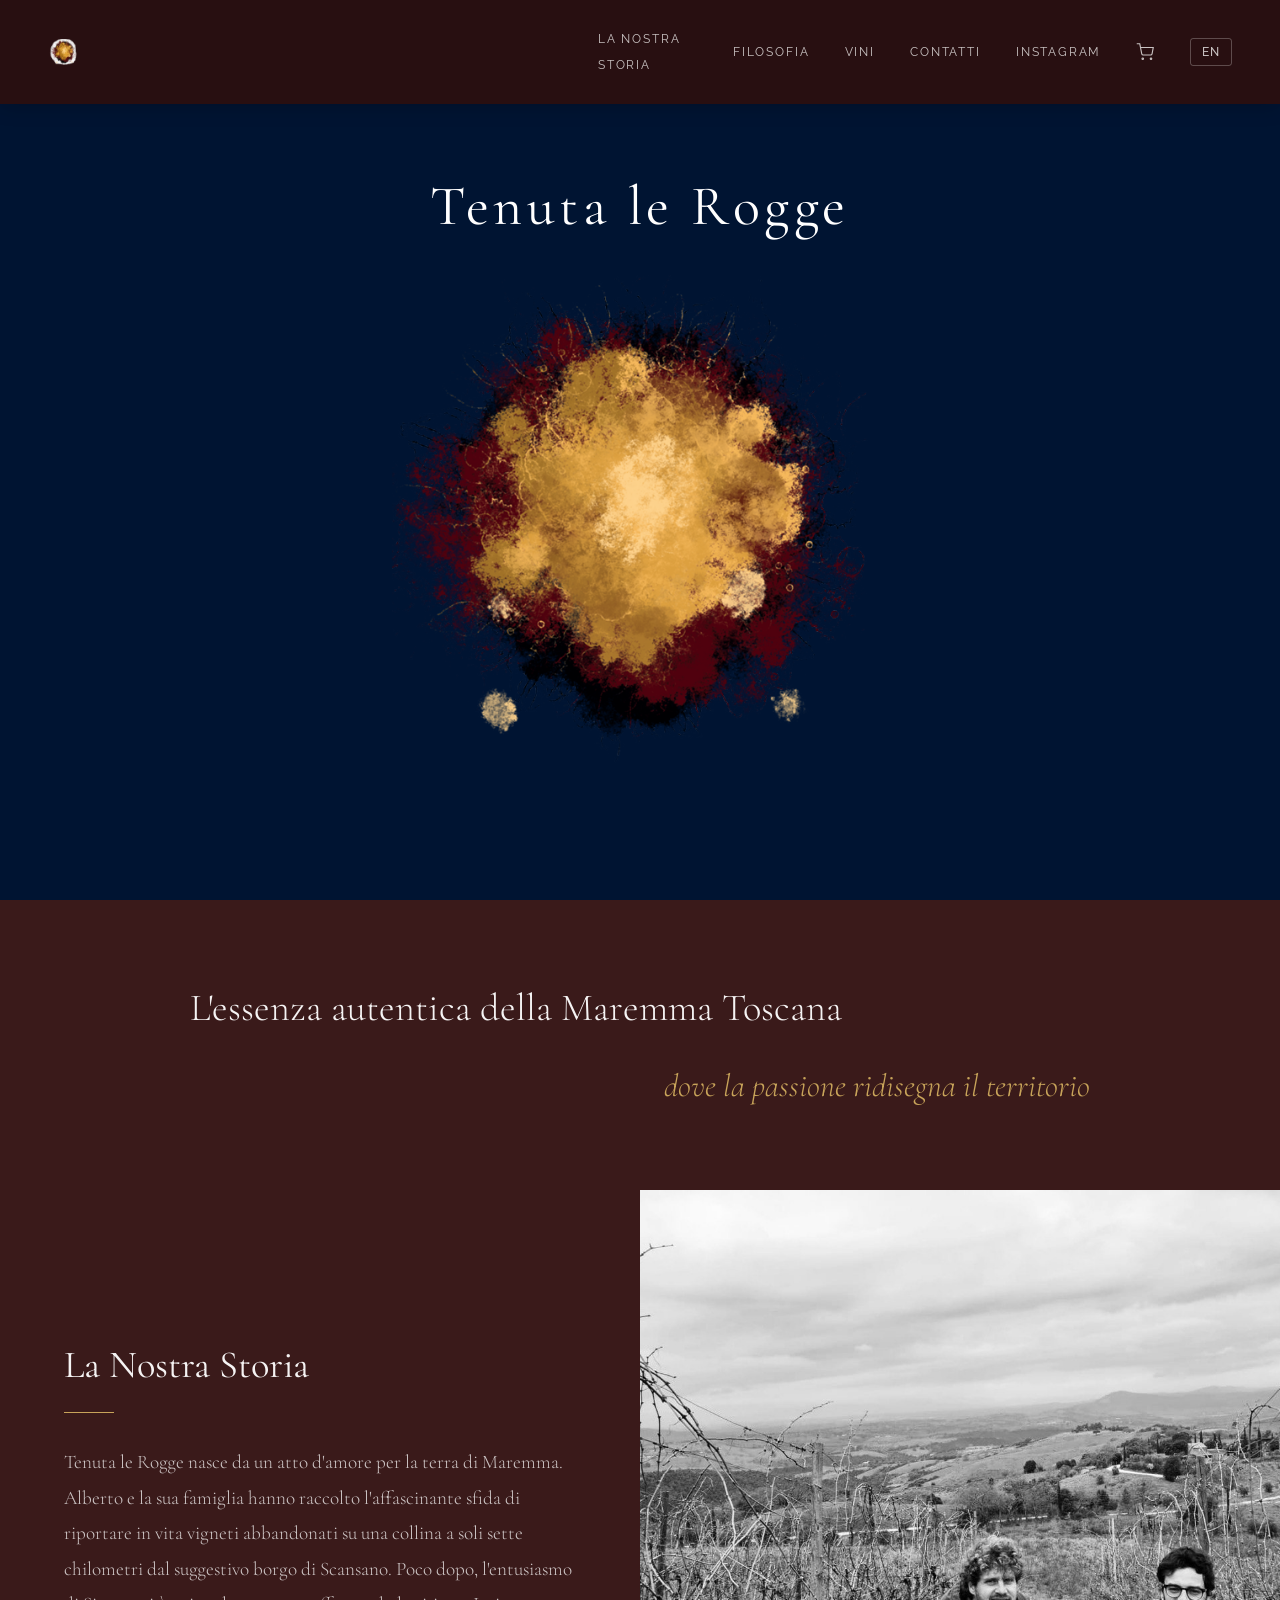
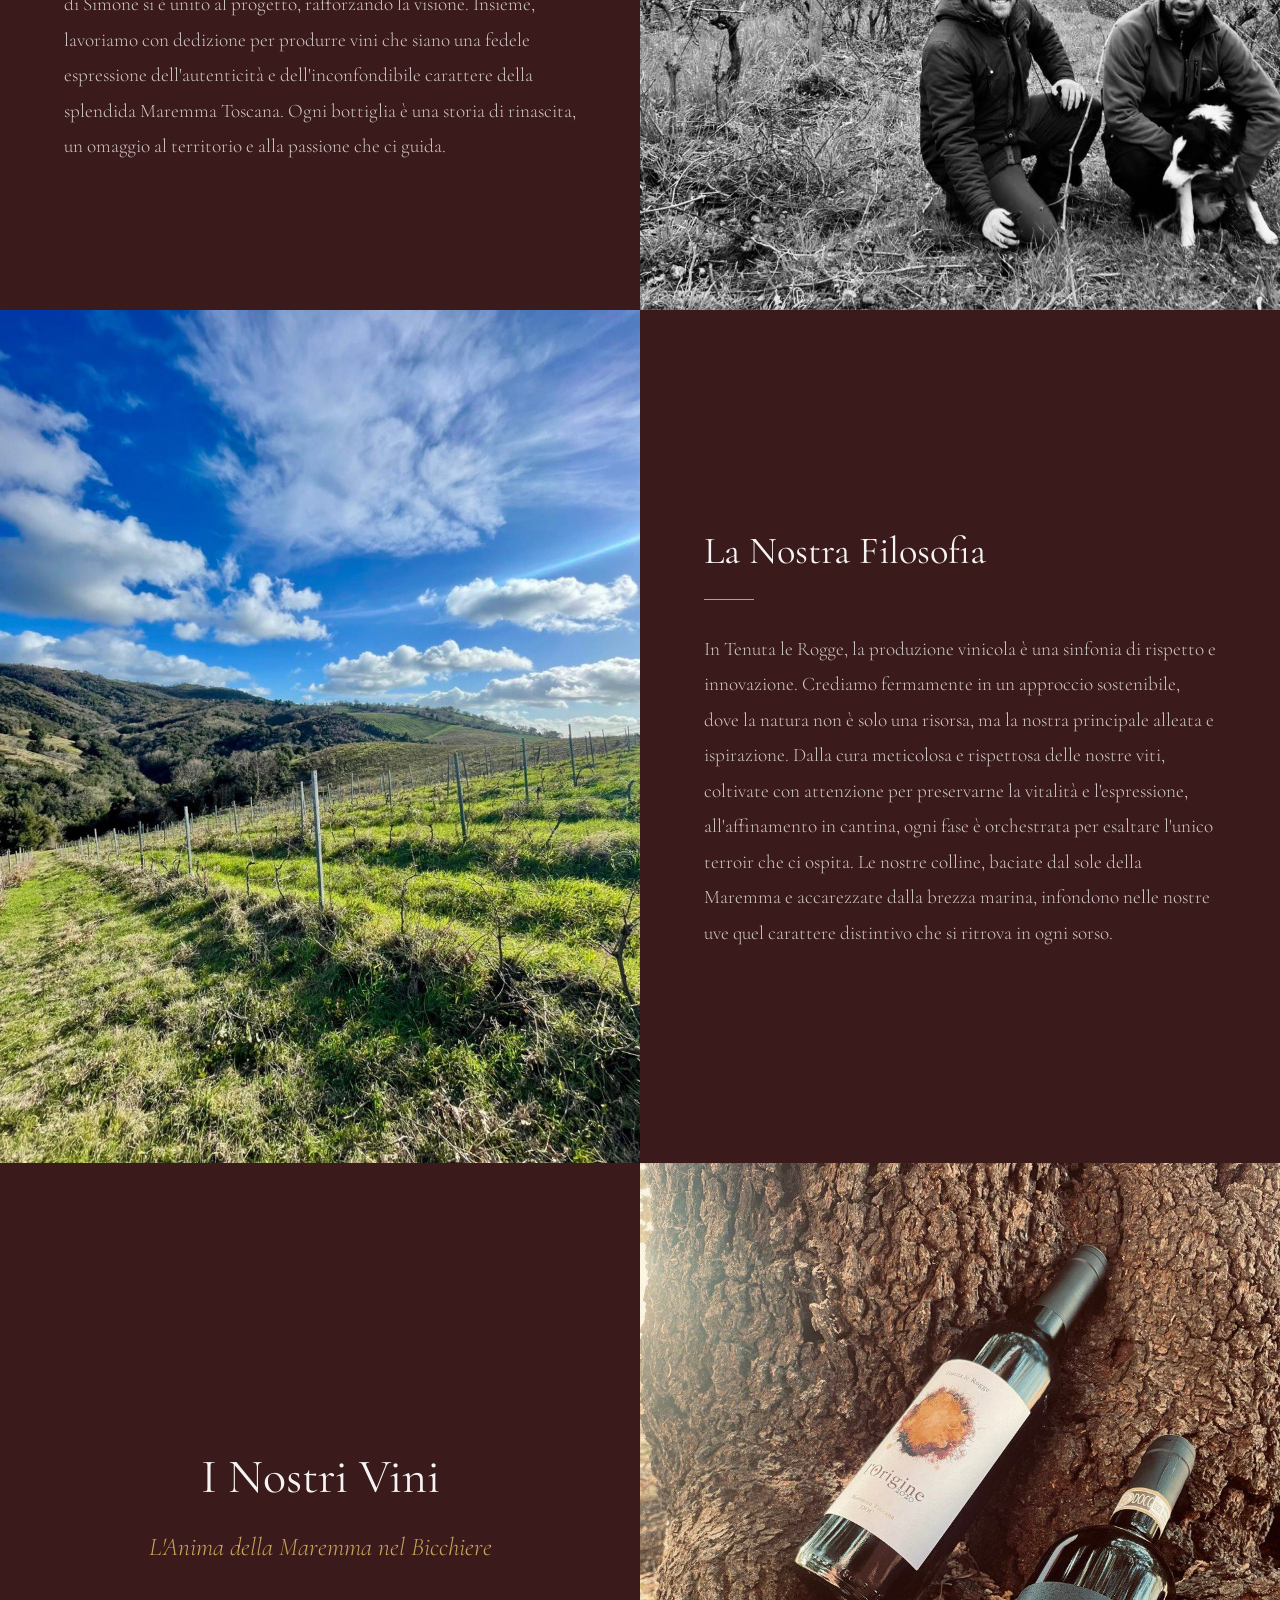
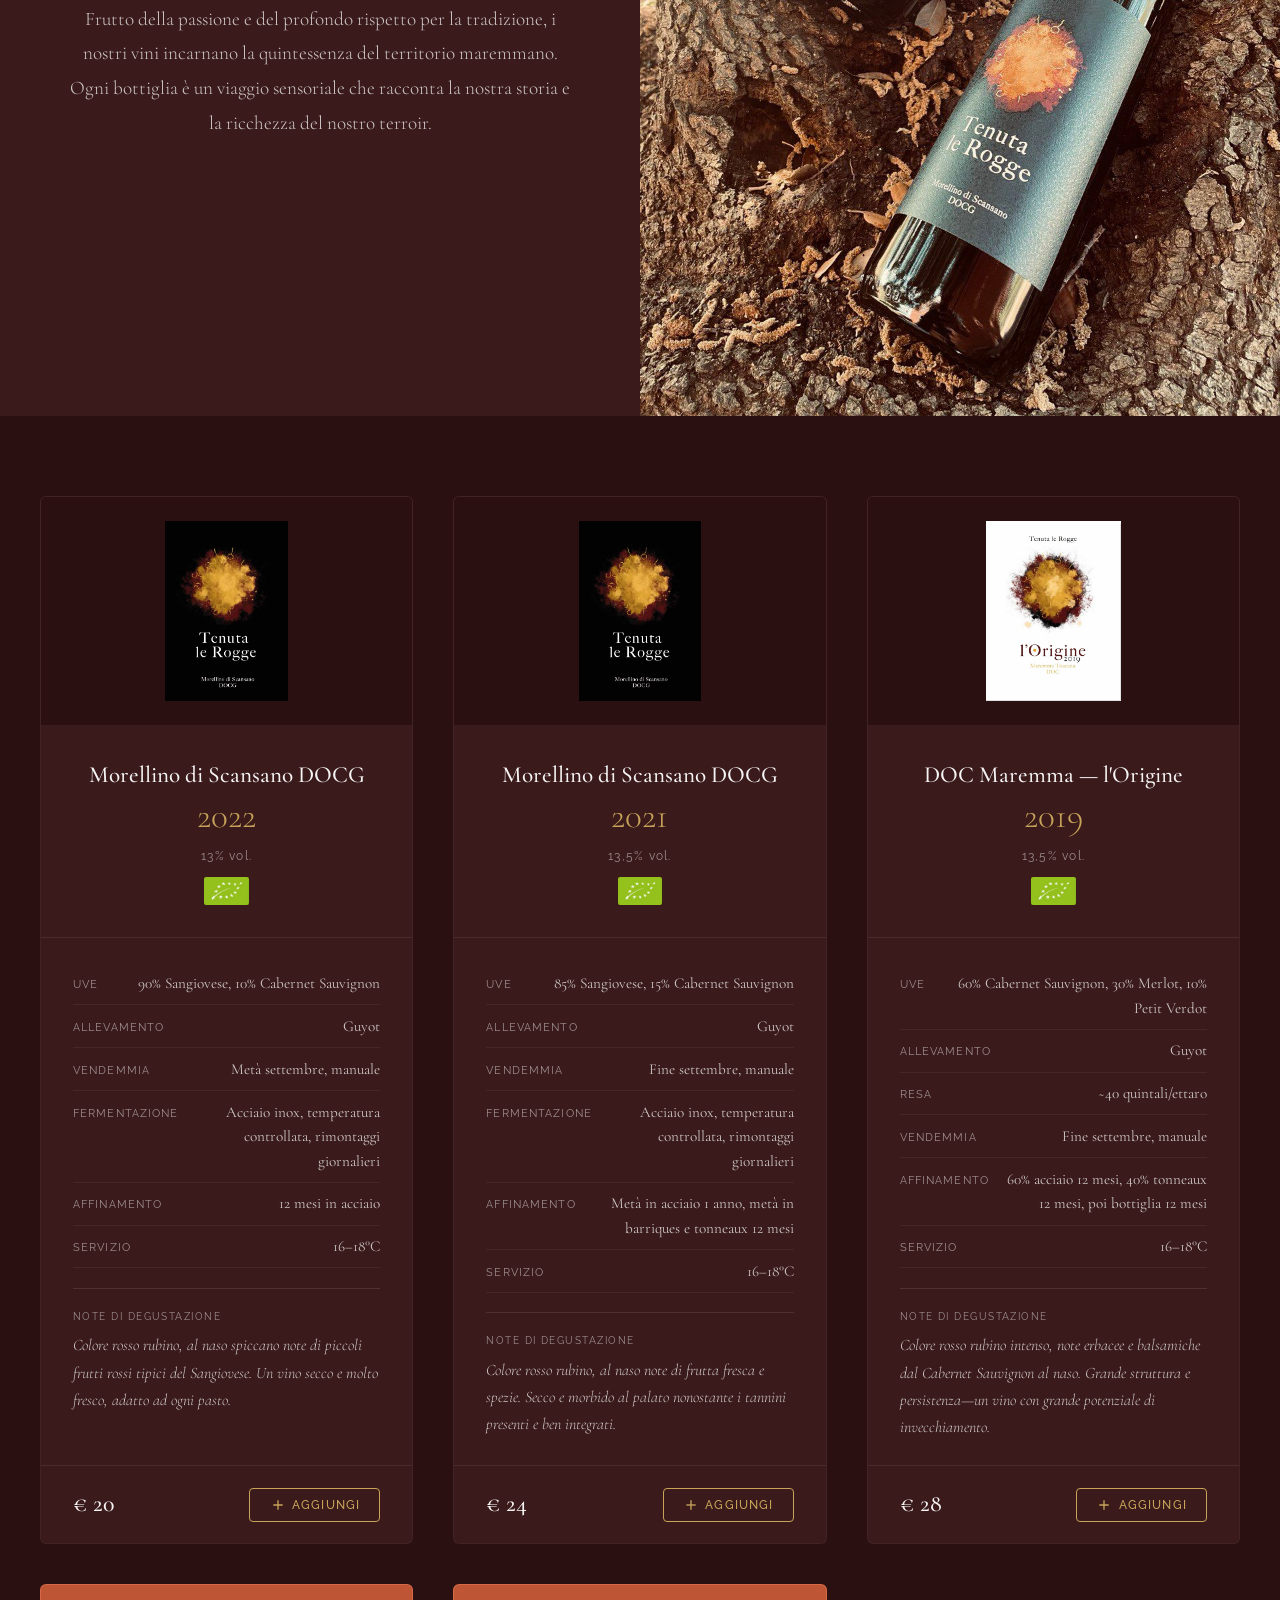
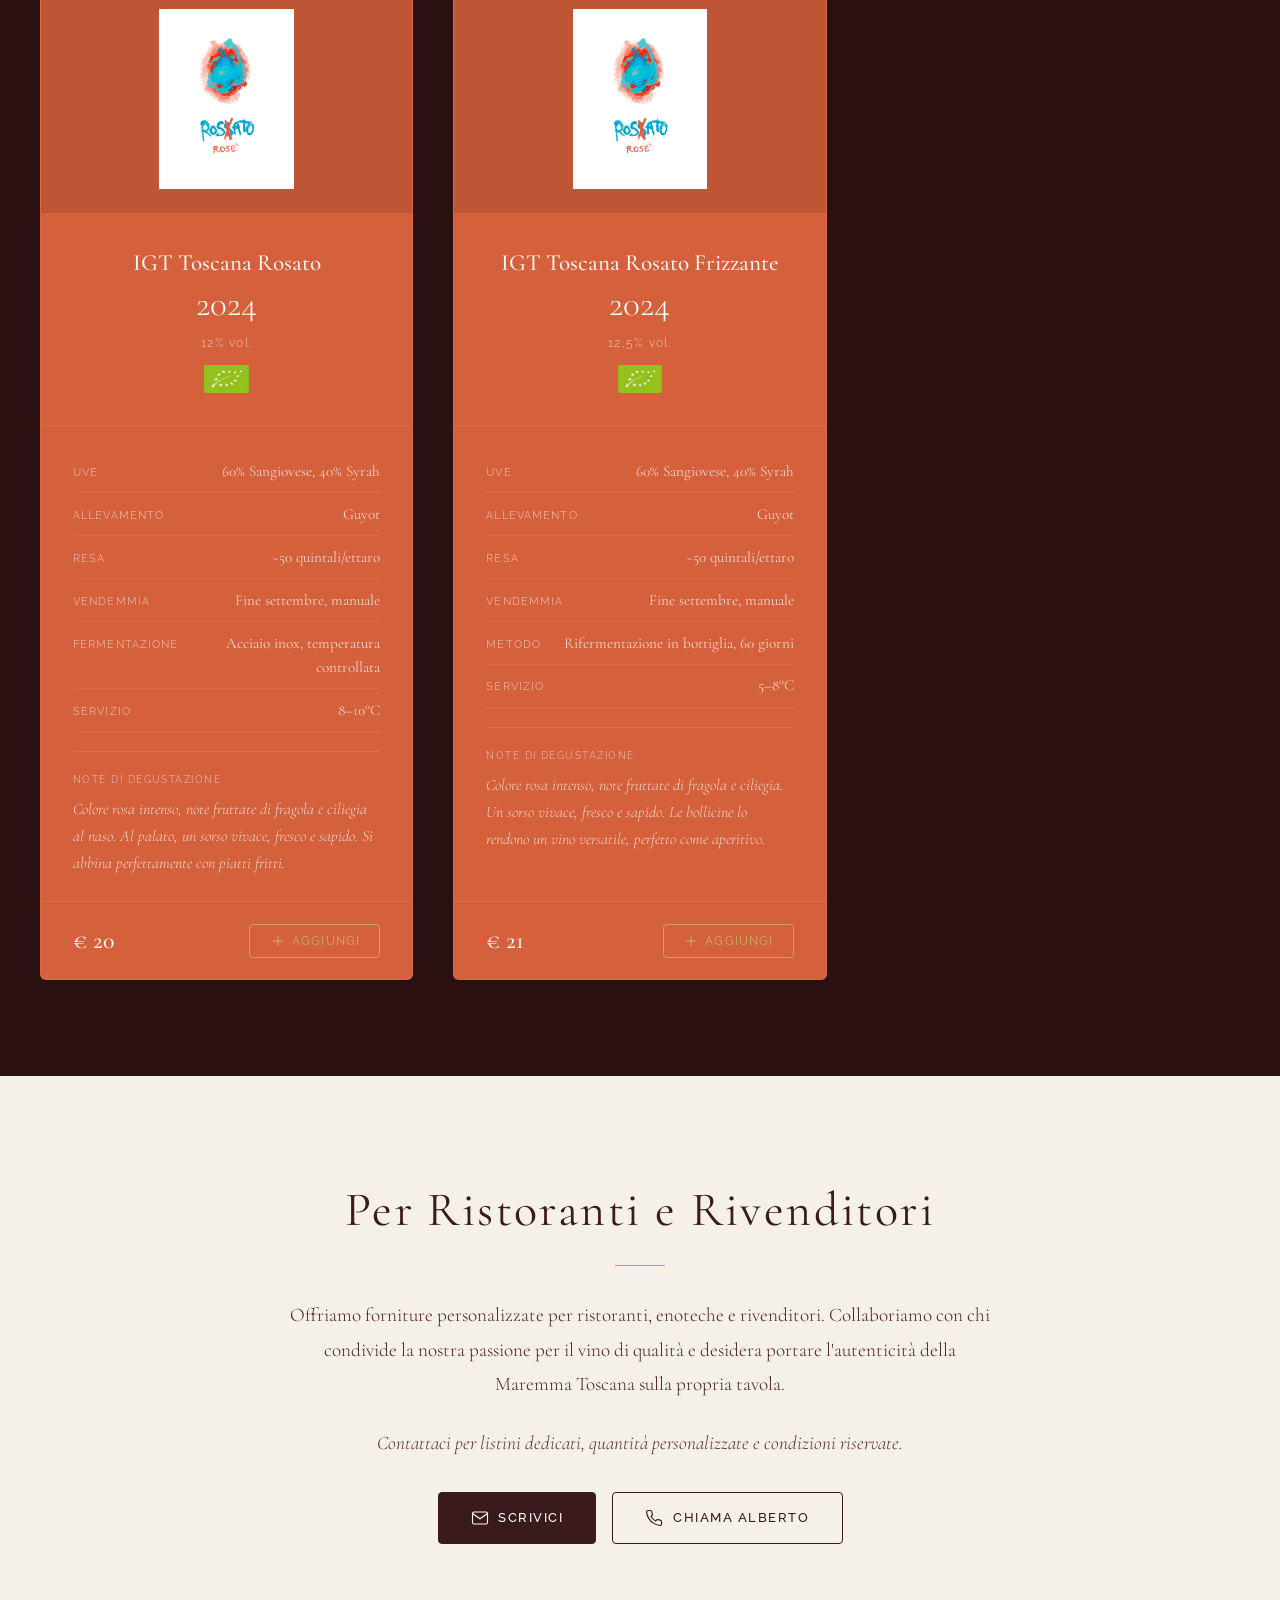
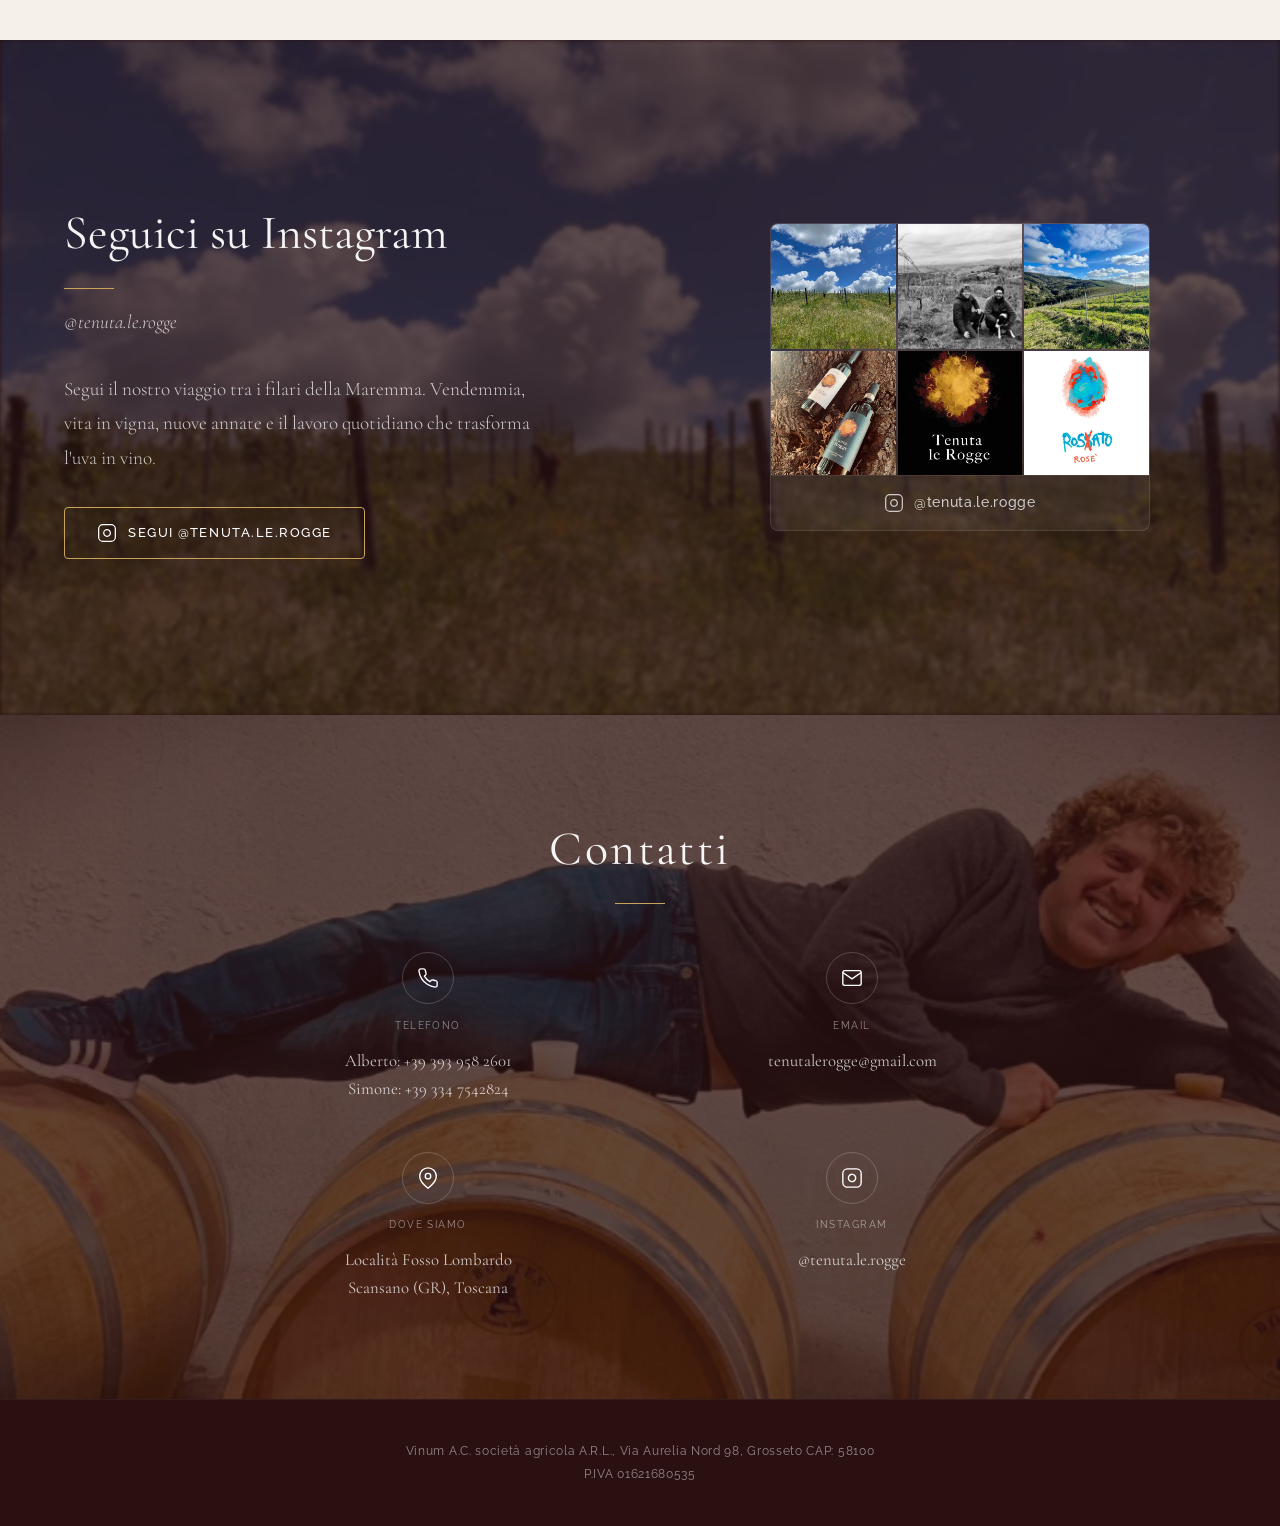
<file: index.html>
<!DOCTYPE html>
<html lang="it">
<head>
  <meta charset="UTF-8">
  <meta name="viewport" content="width=device-width, initial-scale=1.0">
  <title>Tenuta le Rogge — L'Essenza Autentica della Maremma Toscana</title>
  <meta name="description" content="Tenuta le Rogge — vini biologici dal cuore della Maremma Toscana, vicino a Scansano. Morellino di Scansano DOCG, DOC Maremma, Rosato IGT.">
  <meta name="theme-color" content="#2a1010">
  <link rel="icon" href="/favicon.ico" sizes="48x48">
  <link rel="icon" href="/icon-192.png" sizes="192x192" type="image/png">
  <link rel="apple-touch-icon" href="/apple-touch-icon.png">
  <meta property="og:title" content="Tenuta le Rogge — Vini Biologici dalla Maremma Toscana">
  <meta property="og:description" content="L'essenza autentica della Maremma Toscana. Morellino di Scansano DOCG, DOC Maremma, Rosato IGT — vini biologici vicino a Scansano.">
  <meta property="og:image" content="https://tenutalerogge.it/images/Logo.png">
  <meta property="og:url" content="https://tenutalerogge.it/">
  <meta property="og:type" content="website">
  <link rel="canonical" href="https://tenutalerogge.it/">
  <link rel="alternate" hreflang="en" href="https://tenutalerogge.it/en/">
  <link rel="alternate" hreflang="it" href="https://tenutalerogge.it/">
  <link rel="alternate" hreflang="x-default" href="https://tenutalerogge.it/">
  <meta name="keywords" content="Tenuta le Rogge, Morellino di Scansano, DOCG, vini biologici, Maremma Toscana, Scansano, vino rosso, vino biologico, DOC Maremma, Rosato IGT, cantina Scansano, vigneti Maremma">
  <meta name="author" content="Tenuta le Rogge">
  <meta property="og:locale" content="it_IT">
  <meta property="og:site_name" content="Tenuta le Rogge">
  <script type="application/ld+json">
  {
    "@context": "https://schema.org",
    "@type": "Winery",
    "name": "Tenuta le Rogge",
    "url": "https://tenutalerogge.it",
    "logo": "https://tenutalerogge.it/images/Logo.png",
    "image": "https://tenutalerogge.it/images/LogoHeroBlue.png",
    "description": "Tenuta le Rogge — vini biologici dal cuore della Maremma Toscana, vicino a Scansano. Morellino di Scansano DOCG, DOC Maremma, Rosato IGT.",
    "telephone": ["+393347542824", "+393939582601"],
    "email": "tenutalerogge@gmail.com",
    "address": {
      "@type": "PostalAddress",
      "streetAddress": "Località Fosso Lombardo",
      "addressLocality": "Scansano",
      "addressRegion": "GR",
      "addressCountry": "IT"
    },
    "geo": {
      "@type": "GeoCoordinates",
      "latitude": 42.707250,
      "longitude": 11.285083
    },
    "sameAs": [
      "https://www.instagram.com/tenuta.le.rogge"
    ],
    "makesOffer": [
      {
        "@type": "Offer",
        "itemOffered": {
          "@type": "Product",
          "name": "Morellino di Scansano DOCG 2022",
          "description": "Vino rosso biologico, 90% Sangiovese, 10% Cabernet Sauvignon. Rosso rubino, note di piccoli frutti rossi.",
          "image": "https://tenutalerogge.it/images/morellino-2022-0.png"
        },
        "price": "20",
        "priceCurrency": "EUR"
      },
      {
        "@type": "Offer",
        "itemOffered": {
          "@type": "Product",
          "name": "Morellino di Scansano DOCG 2021",
          "description": "Vino rosso biologico, 85% Sangiovese, 15% Cabernet Sauvignon. Rosso rubino, note di frutta fresca e spezie.",
          "image": "https://tenutalerogge.it/images/morellino-2021-0.png"
        },
        "price": "24",
        "priceCurrency": "EUR"
      },
      {
        "@type": "Offer",
        "itemOffered": {
          "@type": "Product",
          "name": "DOC Maremma — l'Origine 2019",
          "description": "Vino rosso biologico, 60% Cabernet Sauvignon, 30% Merlot, 10% Petit Verdot. Grande struttura e persistenza.",
          "image": "https://tenutalerogge.it/images/origine-1.jpeg"
        },
        "price": "28",
        "priceCurrency": "EUR"
      },
      {
        "@type": "Offer",
        "itemOffered": {
          "@type": "Product",
          "name": "IGT Toscana Rosato 2024",
          "description": "Rosato biologico, 60% Sangiovese, 40% Syrah. Rosa intenso, note fruttate di fragola e ciliegia.",
          "image": "https://tenutalerogge.it/images/rosato-1.jpeg"
        },
        "price": "20",
        "priceCurrency": "EUR"
      },
      {
        "@type": "Offer",
        "itemOffered": {
          "@type": "Product",
          "name": "IGT Toscana Rosato Frizzante 2024",
          "description": "Rosato frizzante biologico, 60% Sangiovese, 40% Syrah. Rifermentazione in bottiglia, perfetto come aperitivo.",
          "image": "https://tenutalerogge.it/images/rosato-frizzante-1.jpeg"
        },
        "price": "21",
        "priceCurrency": "EUR"
      }
    ]
  }
  </script>
  <link rel="preconnect" href="https://fonts.googleapis.com">
  <link rel="preconnect" href="https://fonts.gstatic.com" crossorigin>
  <link href="https://fonts.googleapis.com/css2?family=Cormorant+Garamond:ital,wght@0,300;0,400;0,500;0,600;0,700;1,300;1,400;1,500&family=Raleway:wght@300;400;500;600&display=swap" rel="stylesheet">
  <link rel="stylesheet" href="style.css">
</head>
<body>

  <!-- NAVIGATION -->
  <nav id="navbar" role="navigation" aria-label="Navigazione principale">
    <a href="#" class="nav-logo"><img src="images/LogoForHeader.png" alt="" class="nav-logo-img"><span class="nav-logo-text">Tenuta le Rogge</span><span class="nav-docg">DOCG</span><img src="images/origine-2.jpeg" alt="Biologico EU" class="nav-bio-img"></a>
    <ul class="nav-links" id="navLinks" role="menubar">
      <li role="none"><a href="#storia" role="menuitem" onclick="closeNav()">La Nostra Storia</a></li>
      <li role="none"><a href="#filosofia" role="menuitem" onclick="closeNav()">Filosofia</a></li>
      <li role="none"><a href="#vini" role="menuitem" onclick="closeNav()">Vini</a></li>
      <li role="none"><a href="#contatti" role="menuitem" onclick="closeNav()">Contatti</a></li>
      <li role="none"><a href="https://www.instagram.com/tenuta.le.rogge" target="_blank" rel="noopener" role="menuitem" onclick="closeNav()" aria-label="Instagram (si apre in una nuova scheda)">Instagram</a></li>
      <li role="none"><a href="#" role="menuitem" onclick="closeNav(); toggleCart();" class="nav-cart-link" aria-label="Carrello">
        <svg viewBox="0 0 24 24" width="18" height="18" fill="none" stroke="currentColor" stroke-width="1.5"><circle cx="9" cy="21" r="1"/><circle cx="20" cy="21" r="1"/><path d="M1 1h4l2.68 13.39a2 2 0 002 1.61h9.72a2 2 0 002-1.61L23 6H6"/></svg>
        <span class="cart-count" id="cartCount" style="display:none;">0</span>
      </a></li>
      <li role="none"><a href="en/" class="lang-switch" role="menuitem" onclick="closeNav()">EN</a></li>
    </ul>
    <button class="nav-hamburger" id="hamburger" onclick="toggleNav()" aria-label="Apri menu" aria-expanded="false">
      <span></span>
      <span></span>
      <span></span>
    </button>
  </nav>

  <!-- HERO -->
  <section class="hero" aria-label="Benvenuti">
    <h1 class="hero-title">Tenuta le Rogge</h1>
    <img src="images/LogoHeroBlue.png" alt="Tenuta le Rogge — logo con arte ad acquerello nei toni dell'oro e del rosso intenso" class="hero-logo-img">
  </section>

  <!-- INTRO BANNER -->
  <div class="intro-banner" role="banner">
    <div class="intro-banner-content">
      <p class="fade-up">L'essenza autentica della Maremma Toscana</p>
      <p class="tagline fade-up delay-1">dove la passione ridisegna il territorio</p>
    </div>
  </div>

  <!-- LA NOSTRA STORIA -->
  <section class="split-section" id="storia" aria-labelledby="storia-heading">
    <div class="split-text">
      <h2 class="fade-up" id="storia-heading">La Nostra Storia</h2>
      <p class="fade-up delay-1">Tenuta le Rogge nasce da un atto d'amore per la terra di Maremma. Alberto e la sua famiglia hanno raccolto l'affascinante sfida di riportare in vita vigneti abbandonati su una collina a soli sette chilometri dal suggestivo borgo di Scansano. Poco dopo, l'entusiasmo di Simone si &egrave; unito al progetto, rafforzando la visione. Insieme, lavoriamo con dedizione per produrre vini che siano una fedele espressione dell'autenticit&agrave; e dell'inconfondibile carattere della splendida Maremma Toscana. Ogni bottiglia &egrave; una storia di rinascita, un omaggio al territorio e alla passione che ci guida.</p>
    </div>
    <div class="split-visual story-visual">
      <img src="images/story-0.jpeg" alt="Alberto al lavoro nei vigneti di Tenuta le Rogge" class="split-visual-img" loading="lazy">
    </div>
  </section>

  <!-- FILOSOFIA -->
  <section class="split-section reverse" id="filosofia" aria-labelledby="filosofia-heading">
    <div class="split-text">
      <h2 class="fade-up" id="filosofia-heading">La Nostra Filosofia</h2>
      <p class="fade-up delay-1">In Tenuta le Rogge, la produzione vinicola &egrave; una sinfonia di rispetto e innovazione. Crediamo fermamente in un approccio sostenibile, dove la natura non &egrave; solo una risorsa, ma la nostra principale alleata e ispirazione. Dalla cura meticolosa e rispettosa delle nostre viti, coltivate con attenzione per preservarne la vitalit&agrave; e l'espressione, all'affinamento in cantina, ogni fase &egrave; orchestrata per esaltare l'unico terroir che ci ospita. Le nostre colline, baciate dal sole della Maremma e accarezzate dalla brezza marina, infondono nelle nostre uve quel carattere distintivo che si ritrova in ogni sorso.</p>
    </div>
    <div class="split-visual philosophy-visual">
      <img src="images/philosophy-0.jpeg" alt="Vista panoramica dei vigneti in Maremma Toscana" class="split-visual-img" loading="lazy">
    </div>
  </section>

  <!-- I NOSTRI VINI -->
  <section class="wines-intro" id="vini" aria-labelledby="vini-heading">
    <div class="wines-intro-text">
      <h2 class="fade-up" id="vini-heading">I Nostri Vini</h2>
      <p class="subtitle fade-up delay-1">L'Anima della Maremma nel Bicchiere</p>
      <p class="fade-up delay-2">Frutto della passione e del profondo rispetto per la tradizione, i nostri vini incarnano la quintessenza del territorio maremmano. Ogni bottiglia &egrave; un viaggio sensoriale che racconta la nostra storia e la ricchezza del nostro terroir.</p>
    </div>
    <div class="wines-intro-visual">
      <img src="images/wines-0.jpeg" alt="Bottiglie di vino Tenuta le Rogge" class="split-visual-img" loading="lazy">
    </div>
  </section>

  <!-- SCHEDE VINI -->
  <div class="wines-section" aria-label="Catalogo vini">
    <div class="wines-grid">

      <!-- Morellino 2022 -->
      <article class="wine-card fade-up">
        <div class="wine-card-label">
          <img src="images/morellino-2022-0.png" alt="Etichetta Morellino di Scansano DOCG 2022" loading="lazy">
        </div>
        <div class="wine-card-header">
          <h3>Morellino di Scansano DOCG</h3>
          <div class="wine-year">2022</div>
          <div class="wine-abv">13% vol.</div>
          <img src="images/origine-2.jpeg" alt="Biologico EU" class="wine-bio-img">
        </div>
        <div class="wine-card-body">
          <div class="wine-detail">
            <span class="wine-detail-label">Uve</span>
            <span class="wine-detail-value">90% Sangiovese, 10% Cabernet Sauvignon</span>
          </div>
          <div class="wine-detail">
            <span class="wine-detail-label">Allevamento</span>
            <span class="wine-detail-value">Guyot</span>
          </div>
          <div class="wine-detail">
            <span class="wine-detail-label">Vendemmia</span>
            <span class="wine-detail-value">Met&agrave; settembre, manuale</span>
          </div>
          <div class="wine-detail">
            <span class="wine-detail-label">Fermentazione</span>
            <span class="wine-detail-value">Acciaio inox, temperatura controllata, rimontaggi giornalieri</span>
          </div>
          <div class="wine-detail">
            <span class="wine-detail-label">Affinamento</span>
            <span class="wine-detail-value">12 mesi in acciaio</span>
          </div>
          <div class="wine-detail">
            <span class="wine-detail-label">Servizio</span>
            <span class="wine-detail-value">16&ndash;18&deg;C</span>
          </div>
          <div class="wine-tasting">
            <div class="wine-tasting-label">Note di Degustazione</div>
            <p>Colore rosso rubino, al naso spiccano note di piccoli frutti rossi tipici del Sangiovese. Un vino secco e molto fresco, adatto ad ogni pasto.</p>
          </div>
        </div>
        <div class="wine-card-footer">
          <span class="wine-price">&euro; 20</span>
          <button class="add-to-cart-btn" onclick="addToCart('morellino-2022', 'Morellino di Scansano DOCG 2022', 20)" aria-label="Aggiungi al carrello">
            <svg viewBox="0 0 24 24" width="16" height="16" fill="none" stroke="currentColor" stroke-width="2"><line x1="12" y1="5" x2="12" y2="19"/><line x1="5" y1="12" x2="19" y2="12"/></svg>
            Aggiungi
          </button>
        </div>
      </article>

      <!-- Morellino 2021 -->
      <article class="wine-card fade-up delay-1">
        <div class="wine-card-label">
          <img src="images/morellino-2021-0.png" alt="Etichetta Morellino di Scansano DOCG 2021" loading="lazy">
        </div>
        <div class="wine-card-header">
          <h3>Morellino di Scansano DOCG</h3>
          <div class="wine-year">2021</div>
          <div class="wine-abv">13,5% vol.</div>
          <img src="images/origine-2.jpeg" alt="Biologico EU" class="wine-bio-img">
        </div>
        <div class="wine-card-body">
          <div class="wine-detail">
            <span class="wine-detail-label">Uve</span>
            <span class="wine-detail-value">85% Sangiovese, 15% Cabernet Sauvignon</span>
          </div>
          <div class="wine-detail">
            <span class="wine-detail-label">Allevamento</span>
            <span class="wine-detail-value">Guyot</span>
          </div>
          <div class="wine-detail">
            <span class="wine-detail-label">Vendemmia</span>
            <span class="wine-detail-value">Fine settembre, manuale</span>
          </div>
          <div class="wine-detail">
            <span class="wine-detail-label">Fermentazione</span>
            <span class="wine-detail-value">Acciaio inox, temperatura controllata, rimontaggi giornalieri</span>
          </div>
          <div class="wine-detail">
            <span class="wine-detail-label">Affinamento</span>
            <span class="wine-detail-value">Met&agrave; in acciaio 1 anno, met&agrave; in barriques e tonneaux 12 mesi</span>
          </div>
          <div class="wine-detail">
            <span class="wine-detail-label">Servizio</span>
            <span class="wine-detail-value">16&ndash;18&deg;C</span>
          </div>
          <div class="wine-tasting">
            <div class="wine-tasting-label">Note di Degustazione</div>
            <p>Colore rosso rubino, al naso note di frutta fresca e spezie. Secco e morbido al palato nonostante i tannini presenti e ben integrati.</p>
          </div>
        </div>
        <div class="wine-card-footer">
          <span class="wine-price">&euro; 24</span>
          <button class="add-to-cart-btn" onclick="addToCart('morellino-2021', 'Morellino di Scansano DOCG 2021', 24)" aria-label="Aggiungi al carrello">
            <svg viewBox="0 0 24 24" width="16" height="16" fill="none" stroke="currentColor" stroke-width="2"><line x1="12" y1="5" x2="12" y2="19"/><line x1="5" y1="12" x2="19" y2="12"/></svg>
            Aggiungi
          </button>
        </div>
      </article>

      <!-- L'Origine 2019 -->
      <article class="wine-card fade-up delay-2">
        <div class="wine-card-label">
          <img src="images/origine-1.jpeg" alt="Etichetta l'Origine DOC Maremma 2019" loading="lazy">
        </div>
        <div class="wine-card-header">
          <h3>DOC Maremma &mdash; l'Origine</h3>
          <div class="wine-year">2019</div>
          <div class="wine-abv">13,5% vol.</div>
          <img src="images/origine-2.jpeg" alt="Biologico EU" class="wine-bio-img">
        </div>
        <div class="wine-card-body">
          <div class="wine-detail">
            <span class="wine-detail-label">Uve</span>
            <span class="wine-detail-value">60% Cabernet Sauvignon, 30% Merlot, 10% Petit Verdot</span>
          </div>
          <div class="wine-detail">
            <span class="wine-detail-label">Allevamento</span>
            <span class="wine-detail-value">Guyot</span>
          </div>
          <div class="wine-detail">
            <span class="wine-detail-label">Resa</span>
            <span class="wine-detail-value">~40 quintali/ettaro</span>
          </div>
          <div class="wine-detail">
            <span class="wine-detail-label">Vendemmia</span>
            <span class="wine-detail-value">Fine settembre, manuale</span>
          </div>
          <div class="wine-detail">
            <span class="wine-detail-label">Affinamento</span>
            <span class="wine-detail-value">60% acciaio 12 mesi, 40% tonneaux 12 mesi, poi bottiglia 12 mesi</span>
          </div>
          <div class="wine-detail">
            <span class="wine-detail-label">Servizio</span>
            <span class="wine-detail-value">16&ndash;18&deg;C</span>
          </div>
          <div class="wine-tasting">
            <div class="wine-tasting-label">Note di Degustazione</div>
            <p>Colore rosso rubino intenso, note erbacee e balsamiche dal Cabernet Sauvignon al naso. Grande struttura e persistenza&mdash;un vino con grande potenziale di invecchiamento.</p>
          </div>
        </div>
        <div class="wine-card-footer">
          <span class="wine-price">&euro; 28</span>
          <button class="add-to-cart-btn" onclick="addToCart('origine-2019', 'DOC Maremma — l\'Origine 2019', 28)" aria-label="Aggiungi al carrello">
            <svg viewBox="0 0 24 24" width="16" height="16" fill="none" stroke="currentColor" stroke-width="2"><line x1="12" y1="5" x2="12" y2="19"/><line x1="5" y1="12" x2="19" y2="12"/></svg>
            Aggiungi
          </button>
        </div>
      </article>

      <!-- Rosato 2024 -->
      <article class="wine-card rosato fade-up">
        <div class="wine-card-label">
          <img src="images/rosato-1.jpeg" alt="Etichetta IGT Toscana Rosato 2024" loading="lazy">
        </div>
        <div class="wine-card-header">
          <h3>IGT Toscana Rosato</h3>
          <div class="wine-year">2024</div>
          <div class="wine-abv">12% vol.</div>
          <img src="images/origine-2.jpeg" alt="Biologico EU" class="wine-bio-img">
        </div>
        <div class="wine-card-body">
          <div class="wine-detail">
            <span class="wine-detail-label">Uve</span>
            <span class="wine-detail-value">60% Sangiovese, 40% Syrah</span>
          </div>
          <div class="wine-detail">
            <span class="wine-detail-label">Allevamento</span>
            <span class="wine-detail-value">Guyot</span>
          </div>
          <div class="wine-detail">
            <span class="wine-detail-label">Resa</span>
            <span class="wine-detail-value">~50 quintali/ettaro</span>
          </div>
          <div class="wine-detail">
            <span class="wine-detail-label">Vendemmia</span>
            <span class="wine-detail-value">Fine settembre, manuale</span>
          </div>
          <div class="wine-detail">
            <span class="wine-detail-label">Fermentazione</span>
            <span class="wine-detail-value">Acciaio inox, temperatura controllata</span>
          </div>
          <div class="wine-detail">
            <span class="wine-detail-label">Servizio</span>
            <span class="wine-detail-value">8&ndash;10&deg;C</span>
          </div>
          <div class="wine-tasting">
            <div class="wine-tasting-label">Note di Degustazione</div>
            <p>Colore rosa intenso, note fruttate di fragola e ciliegia al naso. Al palato, un sorso vivace, fresco e sapido. Si abbina perfettamente con piatti fritti.</p>
          </div>
        </div>
        <div class="wine-card-footer">
          <span class="wine-price">&euro; 20</span>
          <button class="add-to-cart-btn" onclick="addToCart('rosato-2024', 'IGT Toscana Rosato 2024', 20)" aria-label="Aggiungi al carrello">
            <svg viewBox="0 0 24 24" width="16" height="16" fill="none" stroke="currentColor" stroke-width="2"><line x1="12" y1="5" x2="12" y2="19"/><line x1="5" y1="12" x2="19" y2="12"/></svg>
            Aggiungi
          </button>
        </div>
      </article>

      <!-- Rosato Frizzante 2024 -->
      <article class="wine-card rosato fade-up delay-1">
        <div class="wine-card-label">
          <img src="images/rosato-frizzante-1.jpeg" alt="Etichetta IGT Toscana Rosato Frizzante 2024" loading="lazy">
        </div>
        <div class="wine-card-header">
          <h3>IGT Toscana Rosato Frizzante</h3>
          <div class="wine-year">2024</div>
          <div class="wine-abv">12,5% vol.</div>
          <img src="images/origine-2.jpeg" alt="Biologico EU" class="wine-bio-img">
        </div>
        <div class="wine-card-body">
          <div class="wine-detail">
            <span class="wine-detail-label">Uve</span>
            <span class="wine-detail-value">60% Sangiovese, 40% Syrah</span>
          </div>
          <div class="wine-detail">
            <span class="wine-detail-label">Allevamento</span>
            <span class="wine-detail-value">Guyot</span>
          </div>
          <div class="wine-detail">
            <span class="wine-detail-label">Resa</span>
            <span class="wine-detail-value">~50 quintali/ettaro</span>
          </div>
          <div class="wine-detail">
            <span class="wine-detail-label">Vendemmia</span>
            <span class="wine-detail-value">Fine settembre, manuale</span>
          </div>
          <div class="wine-detail">
            <span class="wine-detail-label">Metodo</span>
            <span class="wine-detail-value">Rifermentazione in bottiglia, 60 giorni</span>
          </div>
          <div class="wine-detail">
            <span class="wine-detail-label">Servizio</span>
            <span class="wine-detail-value">5&ndash;8&deg;C</span>
          </div>
          <div class="wine-tasting">
            <div class="wine-tasting-label">Note di Degustazione</div>
            <p>Colore rosa intenso, note fruttate di fragola e ciliegia. Un sorso vivace, fresco e sapido. Le bollicine lo rendono un vino versatile, perfetto come aperitivo.</p>
          </div>
        </div>
        <div class="wine-card-footer">
          <span class="wine-price">&euro; 21</span>
          <button class="add-to-cart-btn" onclick="addToCart('rosato-frizzante-2024', 'IGT Toscana Rosato Frizzante 2024', 21)" aria-label="Aggiungi al carrello">
            <svg viewBox="0 0 24 24" width="16" height="16" fill="none" stroke="currentColor" stroke-width="2"><line x1="12" y1="5" x2="12" y2="19"/><line x1="5" y1="12" x2="19" y2="12"/></svg>
            Aggiungi
          </button>
        </div>
      </article>

    </div>
  </div>

  <!-- B2B -->
  <section class="b2b-section" id="b2b" aria-labelledby="b2b-heading">
    <div class="b2b-content fade-up">
      <h2 id="b2b-heading">Per Ristoranti e Rivenditori</h2>
      <div class="divider"></div>
      <p>Offriamo forniture personalizzate per ristoranti, enoteche e rivenditori. Collaboriamo con chi condivide la nostra passione per il vino di qualit&agrave; e desidera portare l'autenticit&agrave; della Maremma Toscana sulla propria tavola.</p>
      <p class="b2b-subtitle">Contattaci per listini dedicati, quantit&agrave; personalizzate e condizioni riservate.</p>
      <div class="b2b-actions">
        <a href="mailto:tenutalerogge@gmail.com?subject=Richiesta%20B2B%20-%20Tenuta%20le%20Rogge" class="b2b-btn">
          <svg viewBox="0 0 24 24" width="18" height="18" fill="none" stroke="currentColor" stroke-width="1.5"><path d="M4 4h16c1.1 0 2 .9 2 2v12c0 1.1-.9 2-2 2H4c-1.1 0-2-.9-2-2V6c0-1.1.9-2 2-2z"/><polyline points="22,6 12,13 2,6"/></svg>
          Scrivici
        </a>
        <a href="tel:+393939582601" class="b2b-btn b2b-btn-outline">
          <svg viewBox="0 0 24 24" width="18" height="18" fill="none" stroke="currentColor" stroke-width="1.5"><path d="M22 16.92v3a2 2 0 01-2.18 2 19.79 19.79 0 01-8.63-3.07 19.5 19.5 0 01-6-6 19.79 19.79 0 01-3.07-8.67A2 2 0 014.11 2h3a2 2 0 012 1.72c.127.96.361 1.903.7 2.81a2 2 0 01-.45 2.11L8.09 9.91a16 16 0 006 6l1.27-1.27a2 2 0 012.11-.45c.907.339 1.85.573 2.81.7A2 2 0 0122 16.92z"/></svg>
          Chiama Alberto
        </a>
      </div>
    </div>
  </section>

  <!-- CART DRAWER -->
  <div class="cart-overlay" id="cartOverlay" onclick="toggleCart()"></div>
  <aside class="cart-drawer" id="cartDrawer" aria-label="Carrello">
    <div class="cart-drawer-header">
      <h3>Il Tuo Carrello</h3>
      <button onclick="toggleCart()" aria-label="Chiudi carrello" class="cart-close">
        <svg viewBox="0 0 24 24" width="22" height="22" fill="none" stroke="currentColor" stroke-width="2"><line x1="18" y1="6" x2="6" y2="18"/><line x1="6" y1="6" x2="18" y2="18"/></svg>
      </button>
    </div>
    <div class="cart-drawer-scroll">
    <div class="cart-drawer-body" id="cartBody">
      <p class="cart-empty">Il carrello &egrave; vuoto</p>
    </div>
    <div class="cart-drawer-footer" id="cartFooter" style="display:none;">
      <div class="cart-shipping">
        <label for="shippingZone">Spedizione</label>
        <select id="shippingZone" onchange="updateCartTotals()">
          <option value="italy">Italia</option>
          <option value="eu">Europa</option>
          <option value="world">Resto del mondo</option>
        </select>
      </div>
      <div class="cart-summary">
        <div class="cart-summary-row"><span>Subtotale</span><span id="cartSubtotal">&euro;0</span></div>
        <div class="cart-summary-row"><span>Spedizione</span><span id="cartShipping">&euro;0</span></div>
        <div class="cart-summary-row cart-total"><span>Totale</span><span id="cartTotal">&euro;0</span></div>
      </div>
      <p class="cart-min-note">1 bottiglia: pacco regalo (&euro;6 Italia, &euro;9 Europa). Da 6 bottiglie: gratis in Italia, &euro;20/cartone in Europa.</p>
      <div class="cart-address">
        <label for="cartName">Nome e cognome</label>
        <input type="text" id="cartName" placeholder="Mario Rossi" required>
        <label for="cartAddress">Indirizzo</label>
        <input type="text" id="cartAddress" placeholder="Via Roma 1" required>
        <div class="cart-address-row">
          <div>
            <label for="cartCity">Citt&agrave;</label>
            <input type="text" id="cartCity" placeholder="Roma" required>
          </div>
          <div>
            <label for="cartZip">CAP</label>
            <input type="text" id="cartZip" placeholder="00100" required>
          </div>
        </div>
        <label for="cartCountry">Paese</label>
        <input type="text" id="cartCountry" placeholder="Italia" required>
        <label for="cartEmail">Email</label>
        <input type="email" id="cartEmail" placeholder="mario@email.com" required>
        <label for="cartPhone">Telefono</label>
        <input type="tel" id="cartPhone" placeholder="+39 333 1234567">
      </div>
      <div id="paypal-button-container"></div>
    </div>
    </div>
  </aside>

  <!-- INSTAGRAM -->
  <section class="instagram-section" id="instagram" aria-labelledby="instagram-heading">
    <div class="instagram-bg">
      <img src="images/vineyard-0.jpeg" alt="" aria-hidden="true">
    </div>
    <div class="instagram-overlay">
      <div class="instagram-cta fade-up">
        <h2 id="instagram-heading">Seguici su Instagram</h2>
        <p class="instagram-handle">@tenuta.le.rogge</p>
        <p>Segui il nostro viaggio tra i filari della Maremma. Vendemmia, vita in vigna, nuove annate e il lavoro quotidiano che trasforma l'uva in vino.</p>
        <a href="https://www.instagram.com/tenuta.le.rogge" target="_blank" rel="noopener" class="instagram-follow-btn">
          <svg viewBox="0 0 24 24"><rect x="2" y="2" width="20" height="20" rx="5" ry="5"/><path d="M16 11.37A4 4 0 1112.63 8 4 4 0 0116 11.37z"/><line x1="17.5" y1="6.5" x2="17.51" y2="6.5"/></svg>
          Segui @tenuta.le.rogge
        </a>
      </div>
      <div class="instagram-preview fade-up delay-1">
        <a href="https://www.instagram.com/tenuta.le.rogge" target="_blank" rel="noopener" class="instagram-card" aria-label="Visita il profilo Instagram di Tenuta le Rogge">
          <div class="instagram-card-grid">
            <div class="instagram-card-thumb"><img src="images/vineyard-0.jpeg" alt="" loading="lazy"></div>
            <div class="instagram-card-thumb"><img src="images/story-0.jpeg" alt="" loading="lazy"></div>
            <div class="instagram-card-thumb"><img src="images/philosophy-0.jpeg" alt="" loading="lazy"></div>
            <div class="instagram-card-thumb"><img src="images/wines-0.jpeg" alt="" loading="lazy"></div>
            <div class="instagram-card-thumb"><img src="images/morellino-2022-0.png" alt="" loading="lazy"></div>
            <div class="instagram-card-thumb"><img src="images/rosato-1.jpeg" alt="" loading="lazy"></div>
          </div>
          <div class="instagram-card-footer">
            <svg viewBox="0 0 24 24" width="20" height="20" stroke="currentColor" fill="none" stroke-width="1.5"><rect x="2" y="2" width="20" height="20" rx="5" ry="5"/><path d="M16 11.37A4 4 0 1112.63 8 4 4 0 0116 11.37z"/><line x1="17.5" y1="6.5" x2="17.51" y2="6.5"/></svg>
            <span>@tenuta.le.rogge</span>
          </div>
        </a>
      </div>
    </div>
  </section>

  <!-- CONTATTI -->
  <section class="contact" id="contatti" aria-labelledby="contatti-heading">
    <h2 class="fade-up" id="contatti-heading">Contatti</h2>
    <div class="divider"></div>
    <div class="contact-grid">
      <div class="contact-item fade-up">
        <a href="tel:+393347542824" class="contact-icon" aria-label="Chiama">
          <svg viewBox="0 0 24 24"><path d="M22 16.92v3a2 2 0 01-2.18 2 19.79 19.79 0 01-8.63-3.07 19.5 19.5 0 01-6-6 19.79 19.79 0 01-3.07-8.67A2 2 0 014.11 2h3a2 2 0 012 1.72c.127.96.361 1.903.7 2.81a2 2 0 01-.45 2.11L8.09 9.91a16 16 0 006 6l1.27-1.27a2 2 0 012.11-.45c.907.339 1.85.573 2.81.7A2 2 0 0122 16.92z"/></svg>
        </a>
        <div class="contact-label">Telefono</div>
        <div class="contact-value">
          Alberto: <a href="tel:+393939582601">+39 393 958 2601</a><br>
          Simone: <a href="tel:+393347542824">+39 334 7542824</a>
        </div>
      </div>
      <div class="contact-item fade-up delay-1">
        <a href="mailto:tenutalerogge@gmail.com" class="contact-icon" aria-label="Invia email">
          <svg viewBox="0 0 24 24"><path d="M4 4h16c1.1 0 2 .9 2 2v12c0 1.1-.9 2-2 2H4c-1.1 0-2-.9-2-2V6c0-1.1.9-2 2-2z"/><polyline points="22,6 12,13 2,6"/></svg>
        </a>
        <div class="contact-label">Email</div>
        <div class="contact-value"><a href="mailto:tenutalerogge@gmail.com">tenutalerogge@gmail.com</a></div>
      </div>
      <div class="contact-item fade-up delay-2">
        <a href="https://maps.app.goo.gl/1kt4km5drCax5V6M8" target="_blank" rel="noopener" class="contact-icon" aria-label="Apri in Google Maps">
          <svg viewBox="0 0 24 24"><path d="M21 10c0 7-9 13-9 13s-9-6-9-13a9 9 0 0118 0z"/><circle cx="12" cy="10" r="3"/></svg>
        </a>
        <div class="contact-label">Dove Siamo</div>
        <div class="contact-value"><a href="https://maps.app.goo.gl/1kt4km5drCax5V6M8" target="_blank" rel="noopener">Localit&agrave; Fosso Lombardo<br>Scansano (GR), Toscana</a></div>
      </div>
      <div class="contact-item fade-up delay-3">
        <a href="https://www.instagram.com/tenuta.le.rogge" target="_blank" rel="noopener" class="contact-icon" aria-label="Apri Instagram">
          <svg viewBox="0 0 24 24"><rect x="2" y="2" width="20" height="20" rx="5" ry="5"/><path d="M16 11.37A4 4 0 1112.63 8 4 4 0 0116 11.37z"/><line x1="17.5" y1="6.5" x2="17.51" y2="6.5"/></svg>
        </a>
        <div class="contact-label">Instagram</div>
        <div class="contact-value"><a href="https://www.instagram.com/tenuta.le.rogge" target="_blank" rel="noopener">@tenuta.le.rogge</a></div>
      </div>
    </div>
  </section>

  <!-- FOOTER -->
  <footer>
    <p>Vinum A.C. societ&agrave; agricola A.R.L., Via Aurelia Nord 98, Grosseto CAP: 58100</p>
    <p>P.IVA 01621680535</p>
  </footer>

  <script src="https://www.paypal.com/sdk/js?client-id=sb&currency=EUR&merchant-id=albertocarlotti@hotmail.it" data-sdk-integration-source="button-factory"></script>
  <script src="script.js"></script>
</body>
</html>
</file>
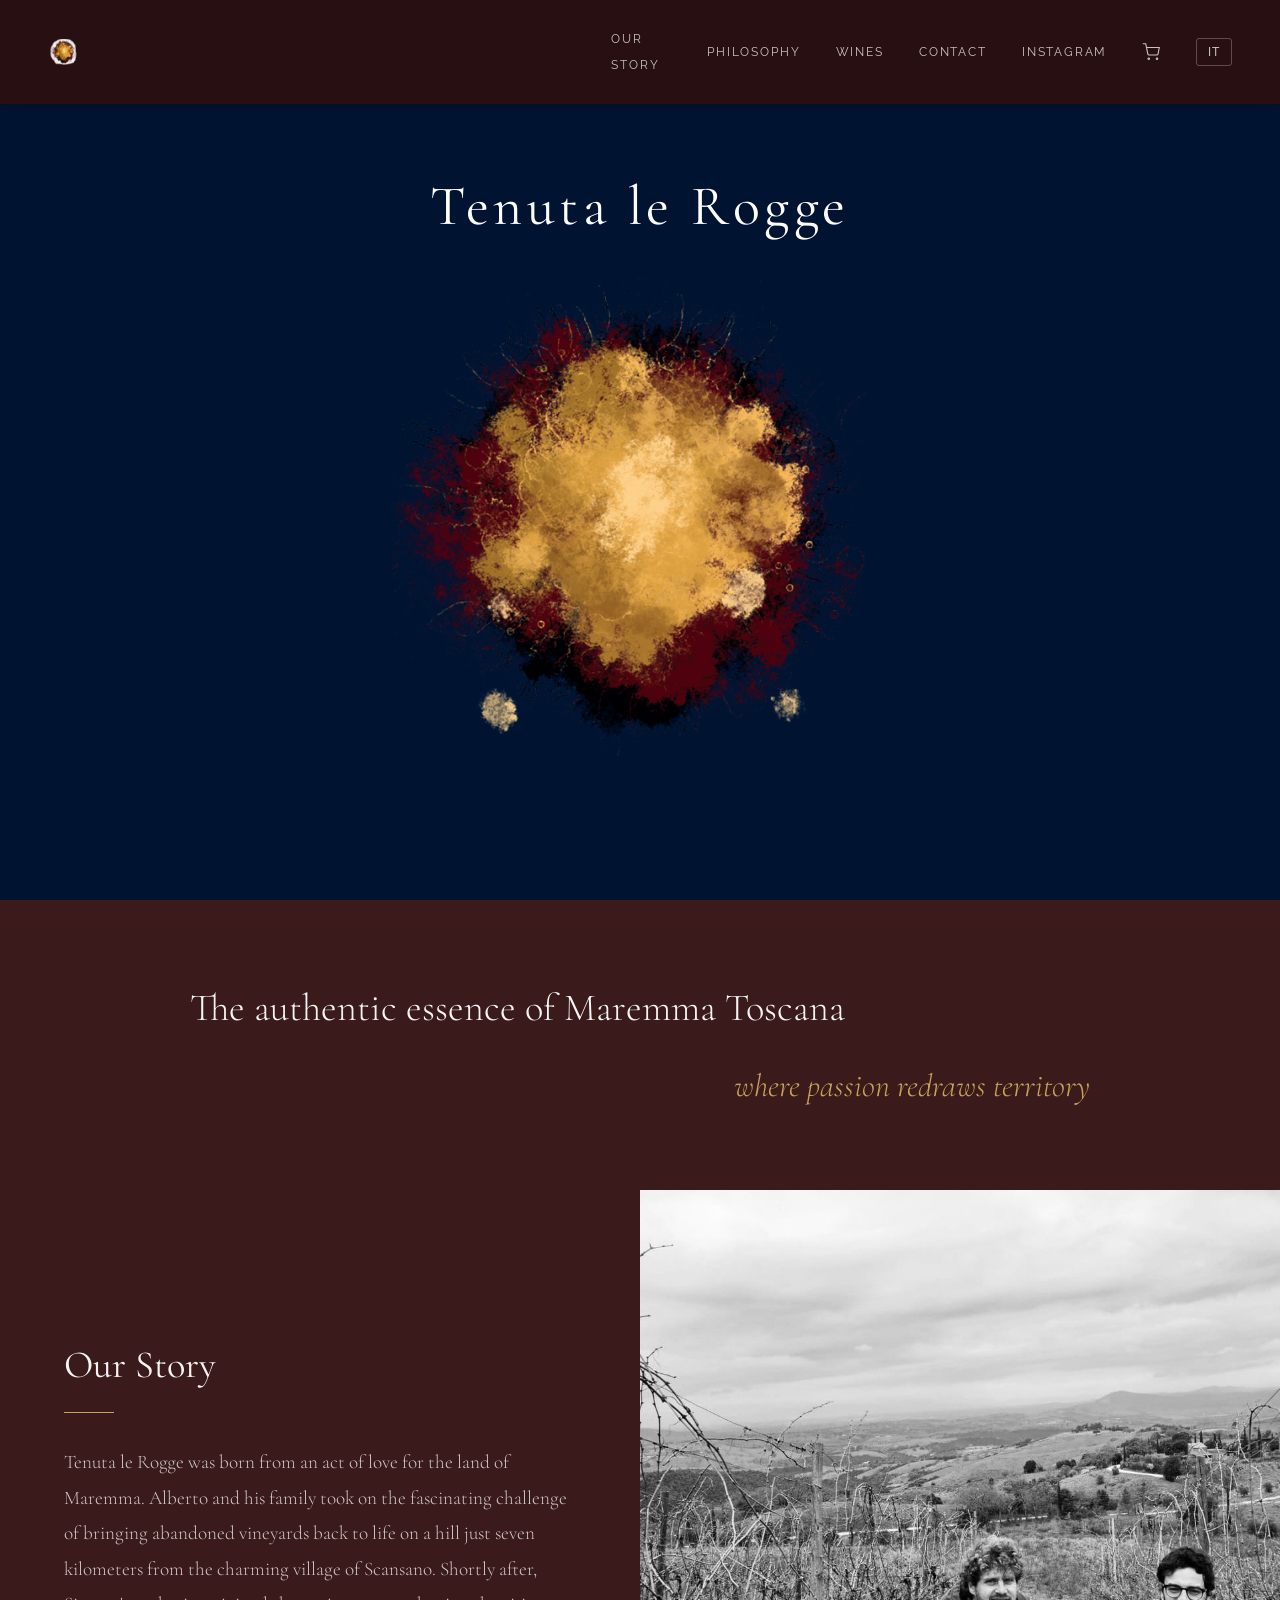
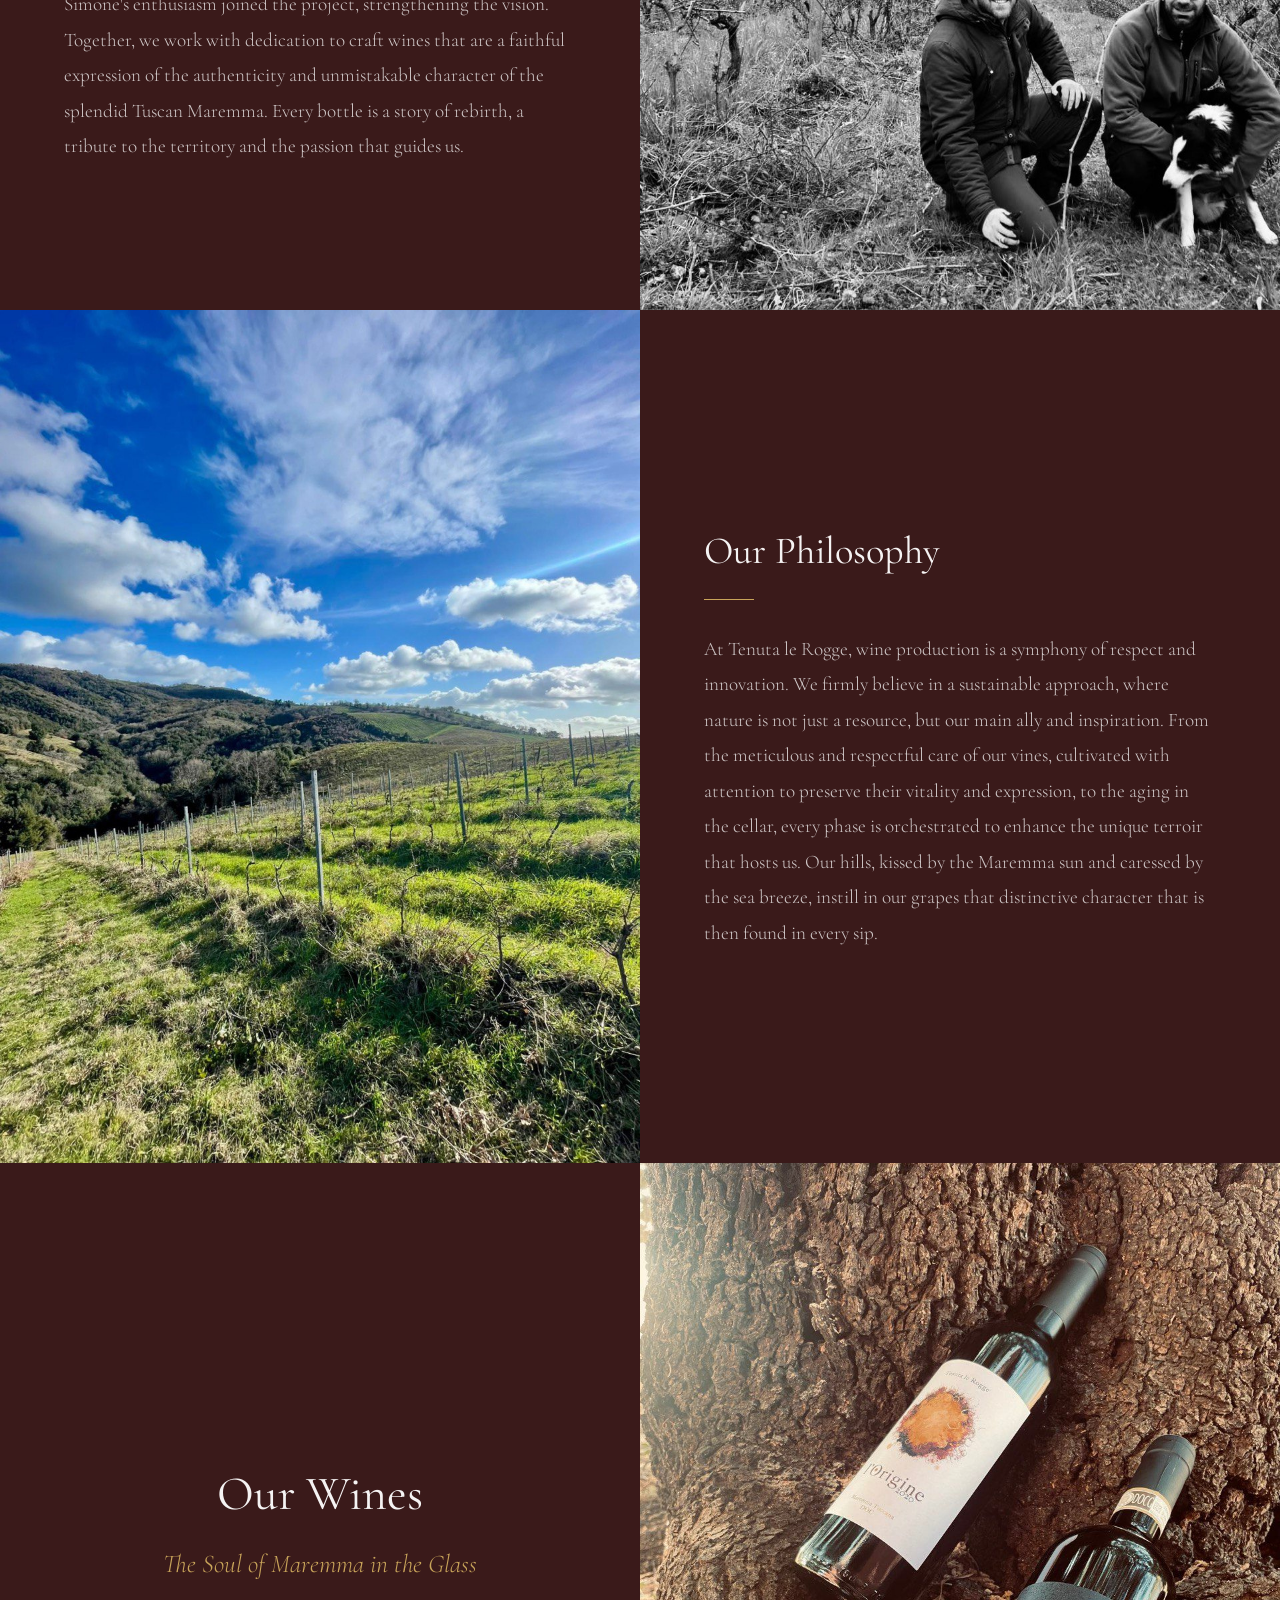
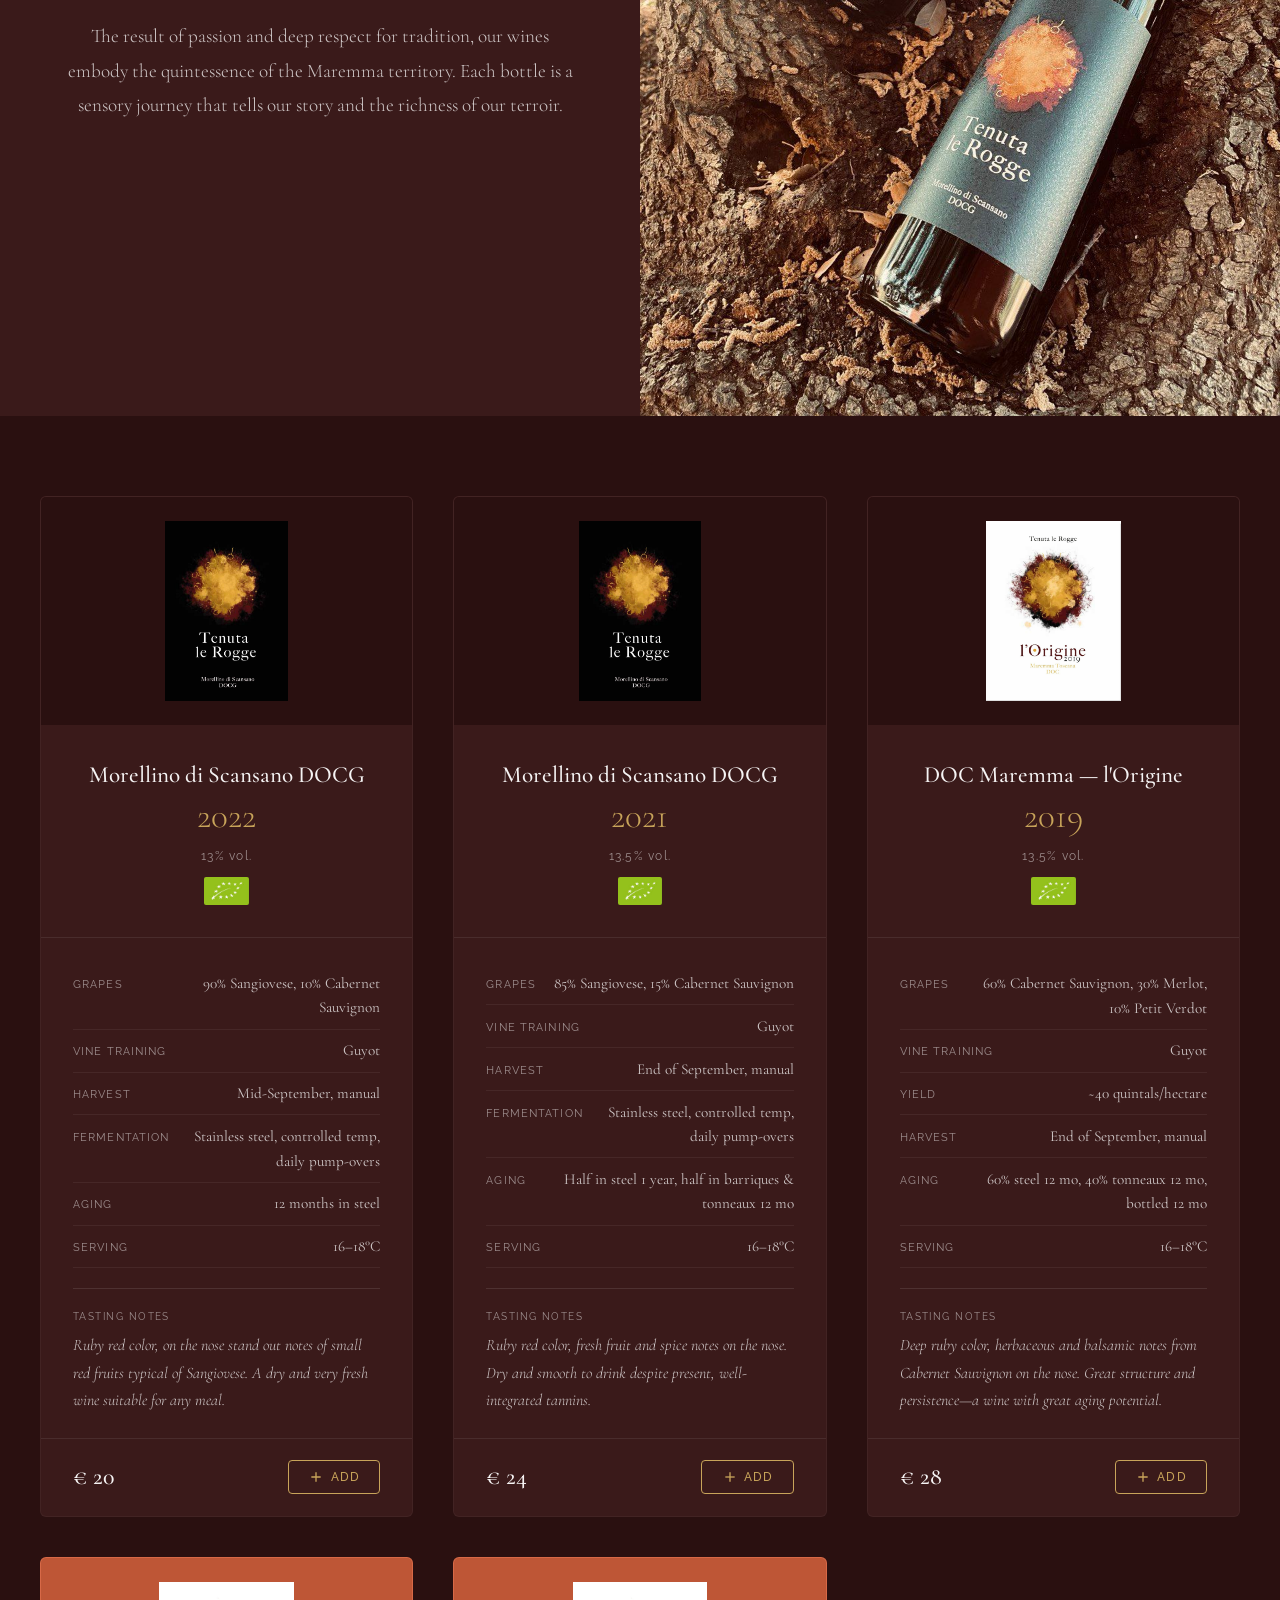
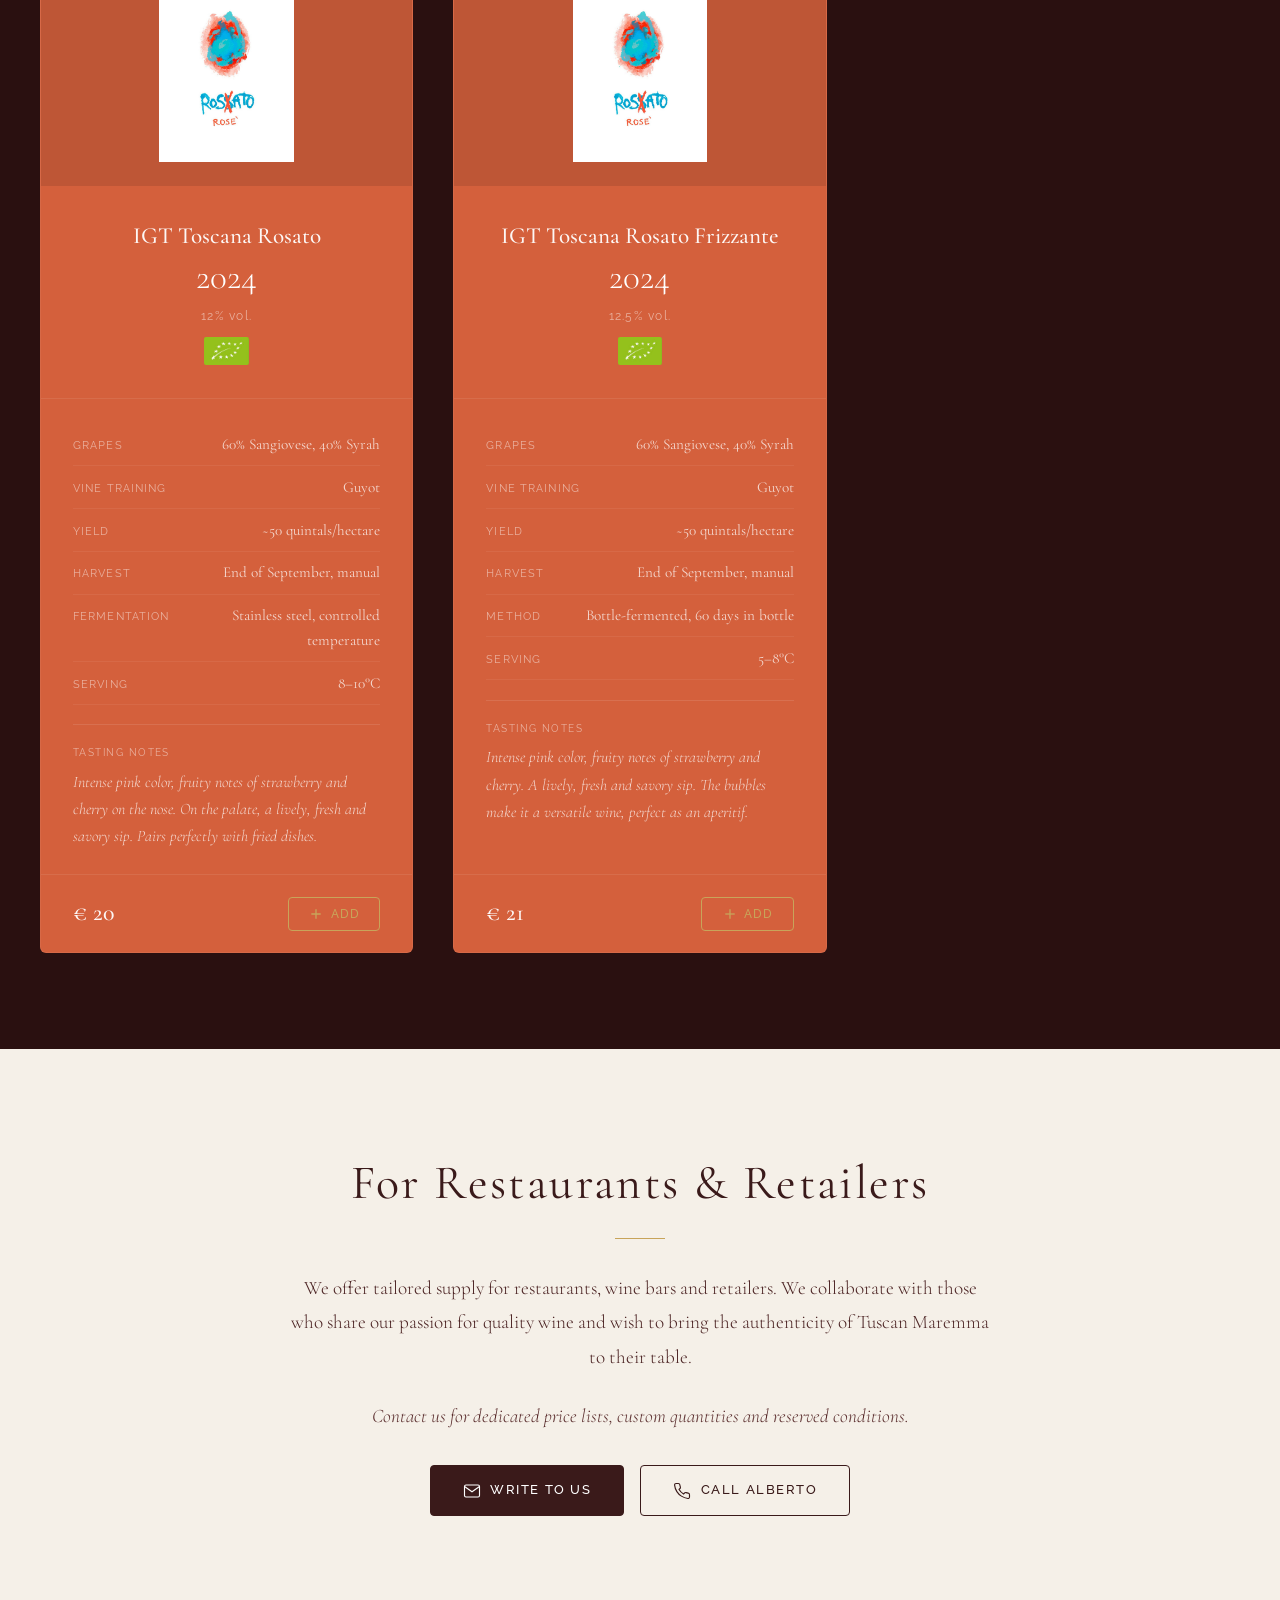
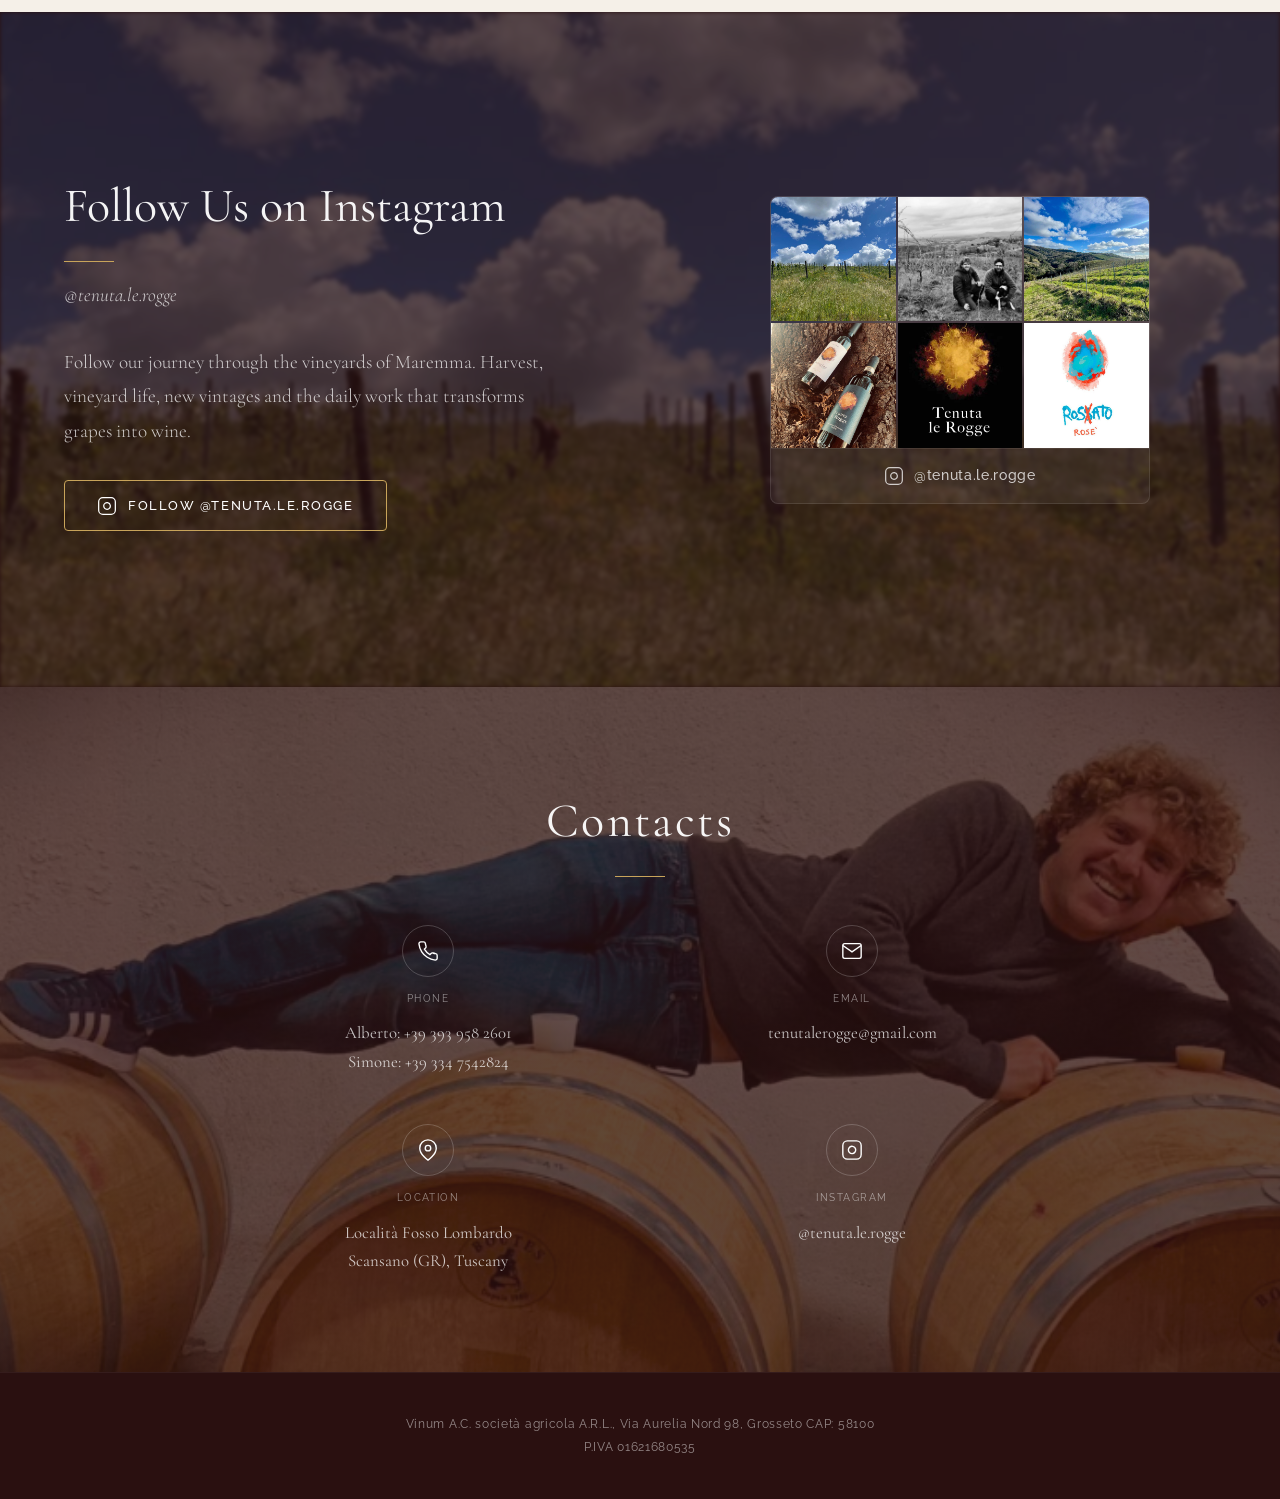
<file: en/index.html>
<!DOCTYPE html>
<html lang="en">
<head>
  <meta charset="UTF-8">
  <meta name="viewport" content="width=device-width, initial-scale=1.0">
  <title>Tenuta le Rogge — The Authentic Essence of Maremma Toscana</title>
  <meta name="description" content="Tenuta le Rogge — organic wines from the heart of Maremma Toscana, near Scansano. Morellino di Scansano DOCG, DOC Maremma, Rosato IGT.">
  <meta name="theme-color" content="#2a1010">
  <link rel="icon" href="/favicon.ico" sizes="48x48">
  <link rel="icon" href="/icon-192.png" sizes="192x192" type="image/png">
  <link rel="apple-touch-icon" href="/apple-touch-icon.png">
  <meta property="og:title" content="Tenuta le Rogge — Organic Wines from Maremma Toscana">
  <meta property="og:description" content="The authentic essence of Maremma Toscana. Morellino di Scansano DOCG, DOC Maremma, Rosato IGT — organic wines near Scansano.">
  <meta property="og:image" content="https://tenutalerogge.it/images/Logo.png">
  <meta property="og:url" content="https://tenutalerogge.it/en/">
  <meta property="og:type" content="website">
  <link rel="canonical" href="https://tenutalerogge.it/en/">
  <link rel="alternate" hreflang="it" href="https://tenutalerogge.it/">
  <link rel="alternate" hreflang="en" href="https://tenutalerogge.it/en/">
  <link rel="alternate" hreflang="x-default" href="https://tenutalerogge.it/">
  <meta name="keywords" content="Tenuta le Rogge, Morellino di Scansano, DOCG, organic wine, Maremma Toscana, Scansano, red wine, organic Italian wine, DOC Maremma, Rosato IGT, Tuscan winery">
  <meta name="author" content="Tenuta le Rogge">
  <meta property="og:locale" content="en_GB">
  <meta property="og:site_name" content="Tenuta le Rogge">
  <script type="application/ld+json">
  {
    "@context": "https://schema.org",
    "@type": "Winery",
    "name": "Tenuta le Rogge",
    "url": "https://tenutalerogge.it",
    "logo": "https://tenutalerogge.it/images/Logo.png",
    "image": "https://tenutalerogge.it/images/LogoHeroBlue.png",
    "description": "Tenuta le Rogge — organic wines from the heart of Maremma Toscana, near Scansano. Morellino di Scansano DOCG, DOC Maremma, Rosato IGT.",
    "telephone": ["+393347542824", "+393939582601"],
    "email": "tenutalerogge@gmail.com",
    "address": {
      "@type": "PostalAddress",
      "streetAddress": "Località Fosso Lombardo",
      "addressLocality": "Scansano",
      "addressRegion": "GR",
      "addressCountry": "IT"
    },
    "geo": {
      "@type": "GeoCoordinates",
      "latitude": 42.707250,
      "longitude": 11.285083
    },
    "sameAs": [
      "https://www.instagram.com/tenuta.le.rogge"
    ]
  }
  </script>
  <link rel="preconnect" href="https://fonts.googleapis.com">
  <link rel="preconnect" href="https://fonts.gstatic.com" crossorigin>
  <link href="https://fonts.googleapis.com/css2?family=Cormorant+Garamond:ital,wght@0,300;0,400;0,500;0,600;0,700;1,300;1,400;1,500&family=Raleway:wght@300;400;500;600&display=swap" rel="stylesheet">
  <link rel="stylesheet" href="../style.css">
</head>
<body>

  <!-- NAVIGATION -->
  <nav id="navbar" role="navigation" aria-label="Main navigation">
    <a href="#" class="nav-logo"><img src="../images/LogoForHeader.png" alt="" class="nav-logo-img"><span class="nav-logo-text">Tenuta le Rogge</span><span class="nav-docg">DOCG</span><img src="../images/origine-2.jpeg" alt="EU Organic" class="nav-bio-img"></a>
    <ul class="nav-links" id="navLinks" role="menubar">
      <li role="none"><a href="#story" role="menuitem" onclick="closeNav()">Our Story</a></li>
      <li role="none"><a href="#philosophy" role="menuitem" onclick="closeNav()">Philosophy</a></li>
      <li role="none"><a href="#wines" role="menuitem" onclick="closeNav()">Wines</a></li>
      <li role="none"><a href="#contact" role="menuitem" onclick="closeNav()">Contact</a></li>
      <li role="none"><a href="https://www.instagram.com/tenuta.le.rogge" target="_blank" rel="noopener" role="menuitem" onclick="closeNav()" aria-label="Instagram (opens in new tab)">Instagram</a></li>
      <li role="none"><a href="#" role="menuitem" onclick="closeNav(); toggleCart();" class="nav-cart-link" aria-label="Cart">
        <svg viewBox="0 0 24 24" width="18" height="18" fill="none" stroke="currentColor" stroke-width="1.5"><circle cx="9" cy="21" r="1"/><circle cx="20" cy="21" r="1"/><path d="M1 1h4l2.68 13.39a2 2 0 002 1.61h9.72a2 2 0 002-1.61L23 6H6"/></svg>
        <span class="cart-count" id="cartCount" style="display:none;">0</span>
      </a></li>
      <li role="none"><a href="../" class="lang-switch" role="menuitem" onclick="closeNav()">IT</a></li>
    </ul>
    <button class="nav-hamburger" id="hamburger" onclick="toggleNav()" aria-label="Toggle menu" aria-expanded="false">
      <span></span>
      <span></span>
      <span></span>
    </button>
  </nav>

  <!-- HERO -->
  <section class="hero" aria-label="Welcome">
    <h1 class="hero-title">Tenuta le Rogge</h1>
    <img src="../images/LogoHeroBlue.png" alt="Tenuta le Rogge — abstract watercolor logo in gold and deep red tones" class="hero-logo-img">
  </section>

  <!-- INTRO BANNER -->
  <div class="intro-banner" role="banner">
    <div class="intro-banner-content">
      <p class="fade-up">The authentic essence of Maremma Toscana</p>
      <p class="tagline fade-up delay-1">where passion redraws territory</p>
    </div>
  </div>

  <!-- OUR STORY -->
  <section class="split-section" id="story" aria-labelledby="story-heading">
    <div class="split-text">
      <h2 class="fade-up" id="story-heading">Our Story</h2>
      <p class="fade-up delay-1">Tenuta le Rogge was born from an act of love for the land of Maremma. Alberto and his family took on the fascinating challenge of bringing abandoned vineyards back to life on a hill just seven kilometers from the charming village of Scansano. Shortly after, Simone's enthusiasm joined the project, strengthening the vision. Together, we work with dedication to craft wines that are a faithful expression of the authenticity and unmistakable character of the splendid Tuscan Maremma. Every bottle is a story of rebirth, a tribute to the territory and the passion that guides us.</p>
    </div>
    <div class="split-visual story-visual">
      <img src="../images/story-0.jpeg" alt="Alberto working in the Tenuta le Rogge vineyards" class="split-visual-img" loading="lazy">
    </div>
  </section>

  <!-- PHILOSOPHY -->
  <section class="split-section reverse" id="philosophy" aria-labelledby="philosophy-heading">
    <div class="split-text">
      <h2 class="fade-up" id="philosophy-heading">Our Philosophy</h2>
      <p class="fade-up delay-1">At Tenuta le Rogge, wine production is a symphony of respect and innovation. We firmly believe in a sustainable approach, where nature is not just a resource, but our main ally and inspiration. From the meticulous and respectful care of our vines, cultivated with attention to preserve their vitality and expression, to the aging in the cellar, every phase is orchestrated to enhance the unique terroir that hosts us. Our hills, kissed by the Maremma sun and caressed by the sea breeze, instill in our grapes that distinctive character that is then found in every sip.</p>
    </div>
    <div class="split-visual philosophy-visual">
      <img src="../images/philosophy-0.jpeg" alt="Panoramic view of the Maremma Toscana vineyards" class="split-visual-img" loading="lazy">
    </div>
  </section>

  <!-- WINES INTRO -->
  <section class="wines-intro" id="wines" aria-labelledby="wines-heading">
    <div class="wines-intro-text">
      <h2 class="fade-up" id="wines-heading">Our Wines</h2>
      <p class="subtitle fade-up delay-1">The Soul of Maremma in the Glass</p>
      <p class="fade-up delay-2">The result of passion and deep respect for tradition, our wines embody the quintessence of the Maremma territory. Each bottle is a sensory journey that tells our story and the richness of our terroir.</p>
    </div>
    <div class="wines-intro-visual">
      <img src="../images/wines-0.jpeg" alt="Tenuta le Rogge wine bottles" class="split-visual-img" loading="lazy">
    </div>
  </section>

  <!-- WINE CARDS -->
  <div class="wines-section" aria-label="Wine catalogue">
    <div class="wines-grid">

      <!-- Morellino 2022 -->
      <article class="wine-card fade-up">
        <div class="wine-card-label">
          <img src="../images/morellino-2022-0.png" alt="Morellino di Scansano DOCG 2022 label" loading="lazy">
        </div>
        <div class="wine-card-header">
          <h3>Morellino di Scansano DOCG</h3>
          <div class="wine-year">2022</div>
          <div class="wine-abv">13% vol.</div>
          <img src="../images/origine-2.jpeg" alt="EU Organic" class="wine-bio-img">
        </div>
        <div class="wine-card-body">
          <div class="wine-detail">
            <span class="wine-detail-label">Grapes</span>
            <span class="wine-detail-value">90% Sangiovese, 10% Cabernet Sauvignon</span>
          </div>
          <div class="wine-detail">
            <span class="wine-detail-label">Vine Training</span>
            <span class="wine-detail-value">Guyot</span>
          </div>
          <div class="wine-detail">
            <span class="wine-detail-label">Harvest</span>
            <span class="wine-detail-value">Mid-September, manual</span>
          </div>
          <div class="wine-detail">
            <span class="wine-detail-label">Fermentation</span>
            <span class="wine-detail-value">Stainless steel, controlled temp, daily pump-overs</span>
          </div>
          <div class="wine-detail">
            <span class="wine-detail-label">Aging</span>
            <span class="wine-detail-value">12 months in steel</span>
          </div>
          <div class="wine-detail">
            <span class="wine-detail-label">Serving</span>
            <span class="wine-detail-value">16&ndash;18&deg;C</span>
          </div>
          <div class="wine-tasting">
            <div class="wine-tasting-label">Tasting Notes</div>
            <p>Ruby red color, on the nose stand out notes of small red fruits typical of Sangiovese. A dry and very fresh wine suitable for any meal.</p>
          </div>
        </div>
        <div class="wine-card-footer">
          <span class="wine-price">&euro; 20</span>
          <button class="add-to-cart-btn" onclick="addToCart('morellino-2022', 'Morellino di Scansano DOCG 2022', 20)" aria-label="Add to cart">
            <svg viewBox="0 0 24 24" width="16" height="16" fill="none" stroke="currentColor" stroke-width="2"><line x1="12" y1="5" x2="12" y2="19"/><line x1="5" y1="12" x2="19" y2="12"/></svg>
            Add
          </button>
        </div>
      </article>

      <!-- Morellino 2021 -->
      <article class="wine-card fade-up delay-1">
        <div class="wine-card-label">
          <img src="../images/morellino-2021-0.png" alt="Morellino di Scansano DOCG 2021 label" loading="lazy">
        </div>
        <div class="wine-card-header">
          <h3>Morellino di Scansano DOCG</h3>
          <div class="wine-year">2021</div>
          <div class="wine-abv">13.5% vol.</div>
          <img src="../images/origine-2.jpeg" alt="EU Organic" class="wine-bio-img">
        </div>
        <div class="wine-card-body">
          <div class="wine-detail">
            <span class="wine-detail-label">Grapes</span>
            <span class="wine-detail-value">85% Sangiovese, 15% Cabernet Sauvignon</span>
          </div>
          <div class="wine-detail">
            <span class="wine-detail-label">Vine Training</span>
            <span class="wine-detail-value">Guyot</span>
          </div>
          <div class="wine-detail">
            <span class="wine-detail-label">Harvest</span>
            <span class="wine-detail-value">End of September, manual</span>
          </div>
          <div class="wine-detail">
            <span class="wine-detail-label">Fermentation</span>
            <span class="wine-detail-value">Stainless steel, controlled temp, daily pump-overs</span>
          </div>
          <div class="wine-detail">
            <span class="wine-detail-label">Aging</span>
            <span class="wine-detail-value">Half in steel 1 year, half in barriques &amp; tonneaux 12 mo</span>
          </div>
          <div class="wine-detail">
            <span class="wine-detail-label">Serving</span>
            <span class="wine-detail-value">16&ndash;18&deg;C</span>
          </div>
          <div class="wine-tasting">
            <div class="wine-tasting-label">Tasting Notes</div>
            <p>Ruby red color, fresh fruit and spice notes on the nose. Dry and smooth to drink despite present, well-integrated tannins.</p>
          </div>
        </div>
        <div class="wine-card-footer">
          <span class="wine-price">&euro; 24</span>
          <button class="add-to-cart-btn" onclick="addToCart('morellino-2021', 'Morellino di Scansano DOCG 2021', 24)" aria-label="Add to cart">
            <svg viewBox="0 0 24 24" width="16" height="16" fill="none" stroke="currentColor" stroke-width="2"><line x1="12" y1="5" x2="12" y2="19"/><line x1="5" y1="12" x2="19" y2="12"/></svg>
            Add
          </button>
        </div>
      </article>

      <!-- L'Origine 2019 -->
      <article class="wine-card fade-up delay-2">
        <div class="wine-card-label">
          <img src="../images/origine-1.jpeg" alt="L'Origine DOC Maremma 2019 label" loading="lazy">
        </div>
        <div class="wine-card-header">
          <h3>DOC Maremma &mdash; l'Origine</h3>
          <div class="wine-year">2019</div>
          <div class="wine-abv">13.5% vol.</div>
          <img src="../images/origine-2.jpeg" alt="EU Organic" class="wine-bio-img">
        </div>
        <div class="wine-card-body">
          <div class="wine-detail">
            <span class="wine-detail-label">Grapes</span>
            <span class="wine-detail-value">60% Cabernet Sauvignon, 30% Merlot, 10% Petit Verdot</span>
          </div>
          <div class="wine-detail">
            <span class="wine-detail-label">Vine Training</span>
            <span class="wine-detail-value">Guyot</span>
          </div>
          <div class="wine-detail">
            <span class="wine-detail-label">Yield</span>
            <span class="wine-detail-value">~40 quintals/hectare</span>
          </div>
          <div class="wine-detail">
            <span class="wine-detail-label">Harvest</span>
            <span class="wine-detail-value">End of September, manual</span>
          </div>
          <div class="wine-detail">
            <span class="wine-detail-label">Aging</span>
            <span class="wine-detail-value">60% steel 12 mo, 40% tonneaux 12 mo, bottled 12 mo</span>
          </div>
          <div class="wine-detail">
            <span class="wine-detail-label">Serving</span>
            <span class="wine-detail-value">16&ndash;18&deg;C</span>
          </div>
          <div class="wine-tasting">
            <div class="wine-tasting-label">Tasting Notes</div>
            <p>Deep ruby color, herbaceous and balsamic notes from Cabernet Sauvignon on the nose. Great structure and persistence&mdash;a wine with great aging potential.</p>
          </div>
        </div>
        <div class="wine-card-footer">
          <span class="wine-price">&euro; 28</span>
          <button class="add-to-cart-btn" onclick="addToCart('origine-2019', 'DOC Maremma — l\'Origine 2019', 28)" aria-label="Add to cart">
            <svg viewBox="0 0 24 24" width="16" height="16" fill="none" stroke="currentColor" stroke-width="2"><line x1="12" y1="5" x2="12" y2="19"/><line x1="5" y1="12" x2="19" y2="12"/></svg>
            Add
          </button>
        </div>
      </article>

      <!-- Rosato 2024 -->
      <article class="wine-card rosato fade-up">
        <div class="wine-card-label">
          <img src="../images/rosato-1.jpeg" alt="IGT Toscana Rosato 2024 label" loading="lazy">
        </div>
        <div class="wine-card-header">
          <h3>IGT Toscana Rosato</h3>
          <div class="wine-year">2024</div>
          <div class="wine-abv">12% vol.</div>
          <img src="../images/origine-2.jpeg" alt="EU Organic" class="wine-bio-img">
        </div>
        <div class="wine-card-body">
          <div class="wine-detail">
            <span class="wine-detail-label">Grapes</span>
            <span class="wine-detail-value">60% Sangiovese, 40% Syrah</span>
          </div>
          <div class="wine-detail">
            <span class="wine-detail-label">Vine Training</span>
            <span class="wine-detail-value">Guyot</span>
          </div>
          <div class="wine-detail">
            <span class="wine-detail-label">Yield</span>
            <span class="wine-detail-value">~50 quintals/hectare</span>
          </div>
          <div class="wine-detail">
            <span class="wine-detail-label">Harvest</span>
            <span class="wine-detail-value">End of September, manual</span>
          </div>
          <div class="wine-detail">
            <span class="wine-detail-label">Fermentation</span>
            <span class="wine-detail-value">Stainless steel, controlled temperature</span>
          </div>
          <div class="wine-detail">
            <span class="wine-detail-label">Serving</span>
            <span class="wine-detail-value">8&ndash;10&deg;C</span>
          </div>
          <div class="wine-tasting">
            <div class="wine-tasting-label">Tasting Notes</div>
            <p>Intense pink color, fruity notes of strawberry and cherry on the nose. On the palate, a lively, fresh and savory sip. Pairs perfectly with fried dishes.</p>
          </div>
        </div>
        <div class="wine-card-footer">
          <span class="wine-price">&euro; 20</span>
          <button class="add-to-cart-btn" onclick="addToCart('rosato-2024', 'IGT Toscana Rosato 2024', 20)" aria-label="Add to cart">
            <svg viewBox="0 0 24 24" width="16" height="16" fill="none" stroke="currentColor" stroke-width="2"><line x1="12" y1="5" x2="12" y2="19"/><line x1="5" y1="12" x2="19" y2="12"/></svg>
            Add
          </button>
        </div>
      </article>

      <!-- Rosato Frizzante 2024 -->
      <article class="wine-card rosato fade-up delay-1">
        <div class="wine-card-label">
          <img src="../images/rosato-frizzante-1.jpeg" alt="IGT Toscana Rosato Frizzante 2024 label" loading="lazy">
        </div>
        <div class="wine-card-header">
          <h3>IGT Toscana Rosato Frizzante</h3>
          <div class="wine-year">2024</div>
          <div class="wine-abv">12.5% vol.</div>
          <img src="../images/origine-2.jpeg" alt="EU Organic" class="wine-bio-img">
        </div>
        <div class="wine-card-body">
          <div class="wine-detail">
            <span class="wine-detail-label">Grapes</span>
            <span class="wine-detail-value">60% Sangiovese, 40% Syrah</span>
          </div>
          <div class="wine-detail">
            <span class="wine-detail-label">Vine Training</span>
            <span class="wine-detail-value">Guyot</span>
          </div>
          <div class="wine-detail">
            <span class="wine-detail-label">Yield</span>
            <span class="wine-detail-value">~50 quintals/hectare</span>
          </div>
          <div class="wine-detail">
            <span class="wine-detail-label">Harvest</span>
            <span class="wine-detail-value">End of September, manual</span>
          </div>
          <div class="wine-detail">
            <span class="wine-detail-label">Method</span>
            <span class="wine-detail-value">Bottle-fermented, 60 days in bottle</span>
          </div>
          <div class="wine-detail">
            <span class="wine-detail-label">Serving</span>
            <span class="wine-detail-value">5&ndash;8&deg;C</span>
          </div>
          <div class="wine-tasting">
            <div class="wine-tasting-label">Tasting Notes</div>
            <p>Intense pink color, fruity notes of strawberry and cherry. A lively, fresh and savory sip. The bubbles make it a versatile wine, perfect as an aperitif.</p>
          </div>
        </div>
        <div class="wine-card-footer">
          <span class="wine-price">&euro; 21</span>
          <button class="add-to-cart-btn" onclick="addToCart('rosato-frizzante-2024', 'IGT Toscana Rosato Frizzante 2024', 21)" aria-label="Add to cart">
            <svg viewBox="0 0 24 24" width="16" height="16" fill="none" stroke="currentColor" stroke-width="2"><line x1="12" y1="5" x2="12" y2="19"/><line x1="5" y1="12" x2="19" y2="12"/></svg>
            Add
          </button>
        </div>
      </article>

    </div>
  </div>

  <!-- B2B -->
  <section class="b2b-section" id="b2b" aria-labelledby="b2b-heading">
    <div class="b2b-content fade-up">
      <h2 id="b2b-heading">For Restaurants &amp; Retailers</h2>
      <div class="divider"></div>
      <p>We offer tailored supply for restaurants, wine bars and retailers. We collaborate with those who share our passion for quality wine and wish to bring the authenticity of Tuscan Maremma to their table.</p>
      <p class="b2b-subtitle">Contact us for dedicated price lists, custom quantities and reserved conditions.</p>
      <div class="b2b-actions">
        <a href="mailto:tenutalerogge@gmail.com?subject=B2B%20Inquiry%20-%20Tenuta%20le%20Rogge" class="b2b-btn">
          <svg viewBox="0 0 24 24" width="18" height="18" fill="none" stroke="currentColor" stroke-width="1.5"><path d="M4 4h16c1.1 0 2 .9 2 2v12c0 1.1-.9 2-2 2H4c-1.1 0-2-.9-2-2V6c0-1.1.9-2 2-2z"/><polyline points="22,6 12,13 2,6"/></svg>
          Write to Us
        </a>
        <a href="tel:+393939582601" class="b2b-btn b2b-btn-outline">
          <svg viewBox="0 0 24 24" width="18" height="18" fill="none" stroke="currentColor" stroke-width="1.5"><path d="M22 16.92v3a2 2 0 01-2.18 2 19.79 19.79 0 01-8.63-3.07 19.5 19.5 0 01-6-6 19.79 19.79 0 01-3.07-8.67A2 2 0 014.11 2h3a2 2 0 012 1.72c.127.96.361 1.903.7 2.81a2 2 0 01-.45 2.11L8.09 9.91a16 16 0 006 6l1.27-1.27a2 2 0 012.11-.45c.907.339 1.85.573 2.81.7A2 2 0 0122 16.92z"/></svg>
          Call Alberto
        </a>
      </div>
    </div>
  </section>

  <!-- CART DRAWER -->
  <div class="cart-overlay" id="cartOverlay" onclick="toggleCart()"></div>
  <aside class="cart-drawer" id="cartDrawer" aria-label="Shopping cart">
    <div class="cart-drawer-header">
      <h3>Your Cart</h3>
      <button onclick="toggleCart()" aria-label="Close cart" class="cart-close">
        <svg viewBox="0 0 24 24" width="22" height="22" fill="none" stroke="currentColor" stroke-width="2"><line x1="18" y1="6" x2="6" y2="18"/><line x1="6" y1="6" x2="18" y2="18"/></svg>
      </button>
    </div>
    <div class="cart-drawer-scroll">
    <div class="cart-drawer-body" id="cartBody">
      <p class="cart-empty">Your cart is empty</p>
    </div>
    <div class="cart-drawer-footer" id="cartFooter" style="display:none;">
      <div class="cart-shipping">
        <label for="shippingZone">Shipping</label>
        <select id="shippingZone" onchange="updateCartTotals()">
          <option value="italy">Italy</option>
          <option value="eu">Europe</option>
          <option value="world">Rest of world</option>
        </select>
      </div>
      <div class="cart-summary">
        <div class="cart-summary-row"><span>Subtotal</span><span id="cartSubtotal">&euro;0</span></div>
        <div class="cart-summary-row"><span>Shipping</span><span id="cartShipping">&euro;0</span></div>
        <div class="cart-summary-row cart-total"><span>Total</span><span id="cartTotal">&euro;0</span></div>
      </div>
      <p class="cart-min-note">1 bottle: gift package (&euro;6 Italy, &euro;9 Europe). From 6 bottles: free in Italy, &euro;20/case in Europe.</p>
      <div class="cart-address">
        <label for="cartName">Full name</label>
        <input type="text" id="cartName" placeholder="John Smith" required>
        <label for="cartAddress">Address</label>
        <input type="text" id="cartAddress" placeholder="123 Main Street" required>
        <div class="cart-address-row">
          <div>
            <label for="cartCity">City</label>
            <input type="text" id="cartCity" placeholder="London" required>
          </div>
          <div>
            <label for="cartZip">Postcode</label>
            <input type="text" id="cartZip" placeholder="SW1A 1AA" required>
          </div>
        </div>
        <label for="cartCountry">Country</label>
        <input type="text" id="cartCountry" placeholder="United Kingdom" required>
        <label for="cartEmail">Email</label>
        <input type="email" id="cartEmail" placeholder="john@email.com" required>
        <label for="cartPhone">Phone</label>
        <input type="tel" id="cartPhone" placeholder="+44 7700 900000">
      </div>
      <div id="paypal-button-container"></div>
    </div>
    </div>
  </aside>

  <!-- INSTAGRAM -->
  <section class="instagram-section" id="instagram" aria-labelledby="instagram-heading">
    <div class="instagram-bg">
      <img src="../images/vineyard-0.jpeg" alt="" aria-hidden="true">
    </div>
    <div class="instagram-overlay">
      <div class="instagram-cta fade-up">
        <h2 id="instagram-heading">Follow Us on Instagram</h2>
        <p class="instagram-handle">@tenuta.le.rogge</p>
        <p>Follow our journey through the vineyards of Maremma. Harvest, vineyard life, new vintages and the daily work that transforms grapes into wine.</p>
        <a href="https://www.instagram.com/tenuta.le.rogge" target="_blank" rel="noopener" class="instagram-follow-btn">
          <svg viewBox="0 0 24 24"><rect x="2" y="2" width="20" height="20" rx="5" ry="5"/><path d="M16 11.37A4 4 0 1112.63 8 4 4 0 0116 11.37z"/><line x1="17.5" y1="6.5" x2="17.51" y2="6.5"/></svg>
          Follow @tenuta.le.rogge
        </a>
      </div>
      <div class="instagram-preview fade-up delay-1">
        <a href="https://www.instagram.com/tenuta.le.rogge" target="_blank" rel="noopener" class="instagram-card" aria-label="Visit Tenuta le Rogge Instagram profile">
          <div class="instagram-card-grid">
            <div class="instagram-card-thumb"><img src="../images/vineyard-0.jpeg" alt="" loading="lazy"></div>
            <div class="instagram-card-thumb"><img src="../images/story-0.jpeg" alt="" loading="lazy"></div>
            <div class="instagram-card-thumb"><img src="../images/philosophy-0.jpeg" alt="" loading="lazy"></div>
            <div class="instagram-card-thumb"><img src="../images/wines-0.jpeg" alt="" loading="lazy"></div>
            <div class="instagram-card-thumb"><img src="../images/morellino-2022-0.png" alt="" loading="lazy"></div>
            <div class="instagram-card-thumb"><img src="../images/rosato-1.jpeg" alt="" loading="lazy"></div>
          </div>
          <div class="instagram-card-footer">
            <svg viewBox="0 0 24 24" width="20" height="20" stroke="currentColor" fill="none" stroke-width="1.5"><rect x="2" y="2" width="20" height="20" rx="5" ry="5"/><path d="M16 11.37A4 4 0 1112.63 8 4 4 0 0116 11.37z"/><line x1="17.5" y1="6.5" x2="17.51" y2="6.5"/></svg>
            <span>@tenuta.le.rogge</span>
          </div>
        </a>
      </div>
    </div>
  </section>

  <!-- CONTACT -->
  <section class="contact" id="contact" aria-labelledby="contact-heading">
    <h2 class="fade-up" id="contact-heading">Contacts</h2>
    <div class="divider"></div>
    <div class="contact-grid">
      <div class="contact-item fade-up">
        <a href="tel:+393347542824" class="contact-icon" aria-label="Call">
          <svg viewBox="0 0 24 24"><path d="M22 16.92v3a2 2 0 01-2.18 2 19.79 19.79 0 01-8.63-3.07 19.5 19.5 0 01-6-6 19.79 19.79 0 01-3.07-8.67A2 2 0 014.11 2h3a2 2 0 012 1.72c.127.96.361 1.903.7 2.81a2 2 0 01-.45 2.11L8.09 9.91a16 16 0 006 6l1.27-1.27a2 2 0 012.11-.45c.907.339 1.85.573 2.81.7A2 2 0 0122 16.92z"/></svg>
        </a>
        <div class="contact-label">Phone</div>
        <div class="contact-value">
          Alberto: <a href="tel:+393939582601">+39 393 958 2601</a><br>
          Simone: <a href="tel:+393347542824">+39 334 7542824</a>
        </div>
      </div>
      <div class="contact-item fade-up delay-1">
        <a href="mailto:tenutalerogge@gmail.com" class="contact-icon" aria-label="Send email">
          <svg viewBox="0 0 24 24"><path d="M4 4h16c1.1 0 2 .9 2 2v12c0 1.1-.9 2-2 2H4c-1.1 0-2-.9-2-2V6c0-1.1.9-2 2-2z"/><polyline points="22,6 12,13 2,6"/></svg>
        </a>
        <div class="contact-label">Email</div>
        <div class="contact-value"><a href="mailto:tenutalerogge@gmail.com">tenutalerogge@gmail.com</a></div>
      </div>
      <div class="contact-item fade-up delay-2">
        <a href="https://maps.app.goo.gl/1kt4km5drCax5V6M8" target="_blank" rel="noopener" class="contact-icon" aria-label="Open in Google Maps">
          <svg viewBox="0 0 24 24"><path d="M21 10c0 7-9 13-9 13s-9-6-9-13a9 9 0 0118 0z"/><circle cx="12" cy="10" r="3"/></svg>
        </a>
        <div class="contact-label">Location</div>
        <div class="contact-value"><a href="https://maps.app.goo.gl/1kt4km5drCax5V6M8" target="_blank" rel="noopener">Localit&agrave; Fosso Lombardo<br>Scansano (GR), Tuscany</a></div>
      </div>
      <div class="contact-item fade-up delay-3">
        <a href="https://www.instagram.com/tenuta.le.rogge" target="_blank" rel="noopener" class="contact-icon" aria-label="Open Instagram">
          <svg viewBox="0 0 24 24"><rect x="2" y="2" width="20" height="20" rx="5" ry="5"/><path d="M16 11.37A4 4 0 1112.63 8 4 4 0 0116 11.37z"/><line x1="17.5" y1="6.5" x2="17.51" y2="6.5"/></svg>
        </a>
        <div class="contact-label">Instagram</div>
        <div class="contact-value"><a href="https://www.instagram.com/tenuta.le.rogge" target="_blank" rel="noopener">@tenuta.le.rogge</a></div>
      </div>
    </div>
  </section>

  <!-- FOOTER -->
  <footer>
    <p>Vinum A.C. societ&agrave; agricola A.R.L., Via Aurelia Nord 98, Grosseto CAP: 58100</p>
    <p>P.IVA 01621680535</p>
  </footer>

  <script src="https://www.paypal.com/sdk/js?client-id=sb&currency=EUR&merchant-id=albertocarlotti@hotmail.it" data-sdk-integration-source="button-factory"></script>
  <script src="../script.js"></script>
</body>
</html>
</file>
<file: style.css>
/* ========================================
   DESIGN SYSTEM — Tenuta le Rogge
   Style: Luxury Organic / Wine Estate
   Palette: Deep maroon + cream + gold
   Typography: Cormorant Garamond + Raleway
   ======================================== */

*, *::before, *::after {
  margin: 0;
  padding: 0;
  box-sizing: border-box;
}

:root {
  --maroon: #3a1a1a;
  --maroon-light: #4d2525;
  --maroon-medium: #5a2d2d;
  --maroon-dark: #2a1010;
  --cream: #f5f0e8;
  --cream-dark: #e8dfd3;
  --gold: #c8a45a;
  --gold-light: #d4b670;
  --white: #ffffff;
  --coral: #c75a3a;
  --coral-bg: #d4603c;
  --text-primary: rgba(255,255,255,0.95);
  --text-secondary: rgba(255,255,255,0.75);
  --text-muted: rgba(255,255,255,0.5);

  --z-base: 1;
  --z-dropdown: 10;
  --z-sticky: 20;
  --z-overlay: 30;
  --z-modal: 50;

  --transition-fast: 150ms ease;
  --transition-base: 250ms ease;
  --transition-slow: 400ms ease;
}

@media (prefers-reduced-motion: reduce) {
  *, *::before, *::after {
    animation-duration: 0.01ms !important;
    transition-duration: 0.01ms !important;
    scroll-behavior: auto !important;
  }
}

html {
  scroll-behavior: smooth;
  font-size: 16px;
}

body {
  font-family: 'Cormorant Garamond', 'Georgia', serif;
  color: var(--text-primary);
  background: var(--maroon-dark);
  overflow-x: hidden;
  line-height: 1.6;
}

:focus-visible {
  outline: 2px solid var(--gold);
  outline-offset: 3px;
}

/* ========================================
   NAVIGATION
   ======================================== */
nav {
  position: fixed;
  top: 0;
  left: 0;
  right: 0;
  z-index: var(--z-sticky);
  padding: 1rem 3rem;
  display: flex;
  justify-content: space-between;
  align-items: center;
  background: rgba(42, 16, 16, 0.96);
  backdrop-filter: blur(12px);
  -webkit-backdrop-filter: blur(12px);
  box-shadow: 0 2px 20px rgba(0,0,0,0.2);
  transition: padding var(--transition-slow);
}

nav.scrolled {
  padding: 0.7rem 3rem;
  box-shadow: 0 2px 20px rgba(0,0,0,0.4);
}

.nav-logo {
  font-family: 'Cormorant Garamond', serif;
  font-size: 1.4rem;
  font-weight: 500;
  letter-spacing: 0.05em;
  color: var(--white);
  text-decoration: none;
  transition: color var(--transition-base);
  display: flex;
  align-items: center;
  gap: 0.5rem;
}

.nav-logo-img {
  height: 32px;
  width: 32px;
  object-fit: contain;
}

.nav-logo-text {
  opacity: 0;
  transition: opacity 0.4s ease;
}

nav.show-title .nav-logo-text {
  opacity: 1;
}

.nav-docg {
  font-family: 'Cormorant Garamond', serif;
  font-size: 1.1rem;
  font-weight: 600;
  letter-spacing: 0.12em;
  color: var(--white);
  margin-left: 190px;
  opacity: 0;
  transition: opacity 0.4s ease;
}

nav.show-title .nav-docg {
  opacity: 1;
}

.nav-bio-img {
  margin-left: 75px;
  height: 30px;
  width: auto;
  object-fit: contain;
  border-radius: 2px;
  opacity: 0;
  transition: opacity 0.4s ease;
}

nav.show-title .nav-bio-img {
  opacity: 1;
}

.nav-logo:hover {
  color: var(--gold);
}

.nav-links {
  display: flex;
  list-style: none;
  gap: 2.2rem;
  align-items: center;
}

.nav-links a {
  color: var(--text-secondary);
  text-decoration: none;
  font-family: 'Raleway', sans-serif;
  font-size: 0.76rem;
  font-weight: 400;
  letter-spacing: 0.15em;
  text-transform: uppercase;
  transition: color var(--transition-base);
  cursor: pointer;
  padding: 0.5rem 0;
}

.nav-links a:hover,
.nav-links a:focus-visible {
  color: var(--gold);
}

.lang-switch {
  border: 1px solid rgba(255,255,255,0.25) !important;
  border-radius: 3px;
  padding: 0.35rem 0.7rem !important;
  font-weight: 500 !important;
  letter-spacing: 0.08em !important;
  transition: border-color var(--transition-base), color var(--transition-base), background var(--transition-base) !important;
}

.lang-switch:hover {
  border-color: var(--gold) !important;
  background: rgba(200, 164, 90, 0.1);
}

.nav-hamburger {
  display: none;
  flex-direction: column;
  gap: 6px;
  cursor: pointer;
  background: none;
  border: none;
  padding: 8px;
  min-width: 44px;
  min-height: 44px;
  justify-content: center;
  align-items: center;
}

.nav-hamburger span {
  display: block;
  width: 22px;
  height: 1.5px;
  background: var(--white);
  transition: transform var(--transition-base), opacity var(--transition-base);
  border-radius: 1px;
}

.nav-hamburger.open span:nth-child(1) {
  transform: translateY(7.5px) rotate(45deg);
}
.nav-hamburger.open span:nth-child(2) {
  opacity: 0;
}
.nav-hamburger.open span:nth-child(3) {
  transform: translateY(-7.5px) rotate(-45deg);
}

/* ========================================
   HERO
   ======================================== */
.hero {
  min-height: 100vh;
  display: flex;
  flex-direction: column;
  justify-content: center;
  align-items: center;
  text-align: center;
  background: #001432;
  color: var(--white);
  padding: 5rem 2rem 2rem;
  position: relative;
  overflow: hidden;
}

/* Screen-reader only (visually hidden h1 for SEO) */
.sr-only {
  position: absolute;
  width: 1px;
  height: 1px;
  padding: 0;
  margin: -1px;
  overflow: hidden;
  clip: rect(0,0,0,0);
  white-space: nowrap;
  border: 0;
}

.hero-title {
  font-family: 'Cormorant Garamond', serif;
  font-size: clamp(2rem, 5vw, 3.5rem);
  font-weight: 400;
  letter-spacing: 0.08em;
  color: var(--white);
  margin-bottom: 1.5rem;
}

.hero-logo-img {
  width: auto;
  height: min(55vh, 600px);
  max-width: 90vw;
  object-fit: contain;
  margin-bottom: 1rem;
  animation: float 6s ease-in-out infinite;
}

@keyframes float {
  0%, 100% { transform: translateY(0); }
  50% { transform: translateY(-10px); }
}

.hero-coords {
  font-family: 'Raleway', sans-serif;
  font-size: 0.9rem;
  font-weight: 600;
  letter-spacing: 0.12em;
  margin-top: 1.8rem;
  color: var(--maroon);
  text-decoration: underline;
  text-underline-offset: 5px;
  text-decoration-thickness: 1.5px;
}


/* ========================================
   INTRO BANNER
   ======================================== */
.intro-banner {
  background: var(--maroon);
  padding: 5rem 4rem;
}

.intro-banner-content {
  max-width: 900px;
  margin: 0 auto;
}

.intro-banner p {
  font-size: clamp(1.6rem, 3vw, 2.4rem);
  font-weight: 300;
  line-height: 1.5;
}

.intro-banner .tagline {
  text-align: right;
  margin-top: 1.5rem;
  color: var(--gold);
  font-style: italic;
  font-size: clamp(1.3rem, 2.5vw, 2rem);
}

/* ========================================
   SPLIT SECTIONS
   ======================================== */
.split-section {
  display: grid;
  grid-template-columns: 1fr 1fr;
  min-height: 80vh;
  background: var(--maroon);
}

.split-section.reverse {
  direction: rtl;
}

.split-section.reverse > * {
  direction: ltr;
}

.split-text {
  display: flex;
  flex-direction: column;
  justify-content: center;
  padding: clamp(2.5rem, 5vw, 5rem);
}

.split-text h2 {
  font-size: clamp(1.8rem, 3vw, 2.5rem);
  font-weight: 400;
  margin-bottom: 2rem;
  position: relative;
}

.split-text h2::after {
  content: '';
  display: block;
  width: 50px;
  height: 1px;
  background: var(--gold);
  margin-top: 1rem;
}

.split-text p {
  font-size: clamp(1.05rem, 1.5vw, 1.3rem);
  line-height: 1.85;
  color: var(--text-secondary);
  font-weight: 300;
  max-width: 600px;
}

.split-visual {
  position: relative;
  overflow: hidden;
  background: var(--maroon-light);
}

.split-visual-placeholder {
  width: 100%;
  height: 100%;
  min-height: 400px;
  display: flex;
  align-items: center;
  justify-content: center;
  font-family: 'Raleway', sans-serif;
  font-size: 0.85rem;
  letter-spacing: 0.15em;
  text-transform: uppercase;
  color: var(--text-muted);
}

.split-visual-img {
  width: 100%;
  height: 100%;
  object-fit: cover;
  display: block;
}

.story-visual {
  background: linear-gradient(135deg, var(--maroon-light) 0%, var(--maroon-dark) 100%);
}

.philosophy-visual {
  background: linear-gradient(135deg, #1d3a20 0%, #2a4a2a 40%, var(--maroon-dark) 100%);
}

/* ========================================
   WINES INTRO
   ======================================== */
.wines-intro {
  display: grid;
  grid-template-columns: 1fr 1fr;
  min-height: 65vh;
  background: var(--maroon);
}

.wines-intro-text {
  display: flex;
  flex-direction: column;
  justify-content: center;
  align-items: center;
  text-align: center;
  padding: clamp(2.5rem, 5vw, 5rem);
}

.wines-intro-text h2 {
  font-size: clamp(2rem, 4vw, 3rem);
  font-weight: 400;
  margin-bottom: 0.5rem;
}

.wines-intro-text .subtitle {
  font-size: clamp(1.2rem, 2vw, 1.6rem);
  font-weight: 300;
  font-style: italic;
  color: var(--gold);
  margin-bottom: 2rem;
}

.wines-intro-text p {
  font-size: clamp(1.05rem, 1.5vw, 1.2rem);
  line-height: 1.8;
  color: var(--text-secondary);
  font-weight: 300;
  max-width: 520px;
}

.wines-intro-visual {
  position: relative;
  overflow: hidden;
  background: linear-gradient(180deg, var(--maroon-light) 0%, var(--maroon-dark) 100%);
}

.wines-intro-visual .split-visual-img {
  width: 100%;
  height: 100%;
  min-height: 400px;
  object-fit: cover;
  display: block;
}

/* ========================================
   WINE CARDS
   ======================================== */
.wines-section {
  background: var(--maroon-dark);
  padding: 5rem 2rem 6rem;
}

.wines-grid {
  max-width: 1200px;
  margin: 0 auto;
  display: grid;
  grid-template-columns: repeat(auto-fit, minmax(340px, 1fr));
  gap: 2.5rem;
}

.wine-card-label {
  background: var(--maroon-dark);
  display: flex;
  align-items: center;
  justify-content: center;
  padding: 1.5rem;
  min-height: 220px;
}

.wine-card-label img {
  max-height: 180px;
  max-width: 100%;
  object-fit: contain;
}

.rosato .wine-card-label {
  background: rgba(0,0,0,0.1);
}

.wine-card {
  background: var(--maroon);
  border-radius: 6px;
  overflow: hidden;
  transition: transform var(--transition-base), box-shadow var(--transition-base);
  cursor: default;
  border: 1px solid rgba(255,255,255,0.04);
  display: flex;
  flex-direction: column;
}

.wine-card:hover {
  transform: translateY(-4px);
  box-shadow: 0 16px 48px rgba(0,0,0,0.35);
}

.wine-card.rosato {
  background: var(--coral-bg);
  border-color: rgba(255,255,255,0.06);
}

.wine-card-header {
  padding: 2.2rem 2rem 1.5rem;
  text-align: center;
  border-bottom: 1px solid rgba(255,255,255,0.08);
}

.wine-card-header h3 {
  font-size: 1.45rem;
  font-weight: 500;
  line-height: 1.3;
  margin-bottom: 0.3rem;
}

.wine-card-header .wine-year {
  font-size: 2.2rem;
  font-weight: 300;
  color: var(--gold);
  line-height: 1.2;
}

.rosato .wine-card-header .wine-year {
  color: var(--white);
}

.wine-card-header .wine-abv {
  font-family: 'Raleway', sans-serif;
  font-size: 0.78rem;
  letter-spacing: 0.1em;
  margin-top: 0.5rem;
  color: var(--text-muted);
}

.wine-bio-img {
  height: 28px;
  width: auto;
  object-fit: contain;
  border-radius: 2px;
  margin-top: 0.7rem;
}

.wine-card-body {
  padding: 1.5rem 2rem;
  flex: 1;
}

.wine-detail {
  display: flex;
  justify-content: space-between;
  align-items: baseline;
  padding: 0.55rem 0;
  border-bottom: 1px solid rgba(255,255,255,0.06);
  gap: 1rem;
}

.wine-detail:last-of-type {
  border-bottom: none;
}

.wine-detail-label {
  font-family: 'Raleway', sans-serif;
  font-size: 0.7rem;
  letter-spacing: 0.1em;
  text-transform: uppercase;
  color: var(--text-muted);
  flex-shrink: 0;
}

.wine-detail-value {
  text-align: right;
  font-size: 0.95rem;
  font-weight: 400;
  color: var(--text-secondary);
}

.wine-tasting {
  margin-top: 1.2rem;
  padding-top: 1.2rem;
  border-top: 1px solid rgba(255,255,255,0.1);
}

.wine-tasting-label {
  font-family: 'Raleway', sans-serif;
  font-size: 0.65rem;
  letter-spacing: 0.14em;
  text-transform: uppercase;
  color: var(--text-muted);
  margin-bottom: 0.5rem;
}

.wine-tasting p {
  font-size: 1rem;
  line-height: 1.7;
  font-style: italic;
  font-weight: 300;
  color: var(--text-secondary);
}

.wine-card-footer {
  display: flex;
  justify-content: space-between;
  align-items: center;
  padding: 1.2rem 2rem;
  border-top: 1px solid rgba(255,255,255,0.08);
  margin-top: auto;
}

.wine-price {
  font-size: 1.5rem;
  font-weight: 500;
}

.wine-badge {
  display: flex;
  align-items: center;
  gap: 0.5rem;
}

.organic-icon {
  width: 36px;
  height: 36px;
  background: #7db82f;
  border-radius: 50%;
  display: flex;
  align-items: center;
  justify-content: center;
  flex-shrink: 0;
}

.organic-icon svg {
  width: 20px;
  height: 20px;
}

.organic-label {
  font-family: 'Raleway', sans-serif;
  font-size: 0.65rem;
  letter-spacing: 0.1em;
  text-transform: uppercase;
  color: var(--text-muted);
}

/* ========================================
   ADD TO CART BUTTON
   ======================================== */
.add-to-cart-btn {
  display: inline-flex;
  align-items: center;
  gap: 0.4rem;
  padding: 0.5rem 1.2rem;
  border: 1.5px solid var(--gold);
  border-radius: 4px;
  background: transparent;
  color: var(--gold);
  font-family: 'Raleway', sans-serif;
  font-size: 0.72rem;
  font-weight: 500;
  letter-spacing: 0.1em;
  text-transform: uppercase;
  cursor: pointer;
  transition: background var(--transition-base), color var(--transition-base), transform var(--transition-base);
}

.add-to-cart-btn:hover {
  background: var(--gold);
  color: var(--maroon-dark);
  transform: translateY(-1px);
}

.add-to-cart-btn svg {
  flex-shrink: 0;
}

/* NAV CART */
.nav-cart-link {
  position: relative;
  display: inline-flex;
  align-items: center;
}

.cart-count {
  position: absolute;
  top: -6px;
  right: -10px;
  background: var(--gold);
  color: var(--maroon-dark);
  font-size: 0.6rem;
  font-weight: 700;
  width: 18px;
  height: 18px;
  border-radius: 50%;
  display: flex;
  align-items: center;
  justify-content: center;
  font-family: 'Raleway', sans-serif;
}

/* ========================================
   B2B SECTION
   ======================================== */
.b2b-section {
  background: var(--cream);
  padding: 6rem 2rem;
  text-align: center;
}

.b2b-content {
  max-width: 700px;
  margin: 0 auto;
}

.b2b-section h2 {
  font-size: clamp(2rem, 4vw, 3rem);
  font-weight: 400;
  color: var(--maroon);
  margin-bottom: 1rem;
  letter-spacing: 0.05em;
}

.b2b-section .divider {
  background: var(--gold);
  margin-bottom: 2rem;
}

.b2b-section p {
  font-size: clamp(1.05rem, 1.5vw, 1.25rem);
  line-height: 1.8;
  color: var(--maroon-light);
  font-weight: 300;
  margin-bottom: 1.5rem;
}

.b2b-subtitle {
  font-style: italic;
  color: var(--maroon-medium) !important;
}

.b2b-actions {
  display: flex;
  gap: 1rem;
  justify-content: center;
  flex-wrap: wrap;
  margin-top: 2rem;
}

.b2b-btn {
  display: inline-flex;
  align-items: center;
  gap: 0.6rem;
  padding: 0.9rem 2rem;
  border-radius: 4px;
  font-family: 'Raleway', sans-serif;
  font-size: 0.8rem;
  font-weight: 500;
  letter-spacing: 0.12em;
  text-transform: uppercase;
  text-decoration: none;
  cursor: pointer;
  transition: background var(--transition-base), color var(--transition-base), transform var(--transition-base), border-color var(--transition-base);
  background: var(--maroon);
  color: var(--white);
  border: 1.5px solid var(--maroon);
}

.b2b-btn:hover {
  background: var(--maroon-dark);
  transform: translateY(-2px);
}

.b2b-btn-outline {
  background: transparent;
  color: var(--maroon);
  border-color: var(--maroon);
}

.b2b-btn-outline:hover {
  background: var(--maroon);
  color: var(--white);
}

/* ========================================
   CART DRAWER
   ======================================== */
.cart-overlay {
  position: fixed;
  inset: 0;
  background: rgba(0,0,0,0.5);
  z-index: var(--z-overlay);
  opacity: 0;
  visibility: hidden;
  transition: opacity var(--transition-base), visibility var(--transition-base);
}

.cart-overlay.open {
  opacity: 1;
  visibility: visible;
}

.cart-drawer {
  position: fixed;
  top: 0;
  right: 0;
  bottom: 0;
  width: 420px;
  max-width: 100vw;
  background: var(--maroon);
  z-index: var(--z-modal);
  transform: translateX(100%);
  transition: transform var(--transition-slow);
  display: flex;
  flex-direction: column;
  border-left: 1px solid rgba(255,255,255,0.08);
}

.cart-drawer.open {
  transform: translateX(0);
}

.cart-drawer-header {
  display: flex;
  justify-content: space-between;
  align-items: center;
  padding: 1.5rem 1.8rem;
  border-bottom: 1px solid rgba(255,255,255,0.1);
}

.cart-drawer-header h3 {
  font-size: 1.4rem;
  font-weight: 400;
}

.cart-close {
  background: none;
  border: none;
  color: var(--text-secondary);
  cursor: pointer;
  padding: 4px;
  transition: color var(--transition-base);
}

.cart-close:hover {
  color: var(--gold);
}

.cart-drawer-scroll {
  flex: 1;
  overflow-y: auto;
  min-height: 0;
}

.cart-drawer-body {
  padding: 1.5rem 1.8rem;
}

.cart-empty {
  color: var(--text-muted);
  text-align: center;
  padding: 3rem 0;
  font-style: italic;
  font-size: 1.1rem;
}

.cart-item {
  display: flex;
  justify-content: space-between;
  align-items: center;
  padding: 1rem 0;
  border-bottom: 1px solid rgba(255,255,255,0.06);
}

.cart-item-info {
  flex: 1;
}

.cart-item-name {
  font-size: 1rem;
  font-weight: 400;
  margin-bottom: 0.3rem;
}

.cart-item-price {
  font-family: 'Raleway', sans-serif;
  font-size: 0.78rem;
  color: var(--text-muted);
}

.cart-item-controls {
  display: flex;
  align-items: center;
  gap: 0.6rem;
}

.cart-qty-btn {
  width: 28px;
  height: 28px;
  border: 1px solid rgba(255,255,255,0.2);
  border-radius: 50%;
  background: transparent;
  color: var(--text-secondary);
  font-size: 1rem;
  cursor: pointer;
  display: flex;
  align-items: center;
  justify-content: center;
  transition: border-color var(--transition-base), color var(--transition-base);
}

.cart-qty-btn:hover {
  border-color: var(--gold);
  color: var(--gold);
}

.cart-item-qty {
  font-family: 'Raleway', sans-serif;
  font-size: 0.9rem;
  min-width: 20px;
  text-align: center;
}

.cart-drawer-footer {
  padding: 1.5rem 1.8rem;
  border-top: 1px solid rgba(255,255,255,0.1);
}

.cart-shipping label {
  display: block;
  font-family: 'Raleway', sans-serif;
  font-size: 0.65rem;
  letter-spacing: 0.14em;
  text-transform: uppercase;
  color: var(--text-muted);
  margin-bottom: 0.4rem;
}

.cart-shipping select {
  width: 100%;
  padding: 0.6rem 0.8rem;
  background: var(--maroon-dark);
  border: 1px solid rgba(255,255,255,0.15);
  border-radius: 4px;
  color: var(--text-secondary);
  font-family: 'Raleway', sans-serif;
  font-size: 0.85rem;
  cursor: pointer;
  margin-bottom: 1rem;
}

.cart-summary {
  margin-bottom: 1rem;
}

.cart-summary-row {
  display: flex;
  justify-content: space-between;
  padding: 0.4rem 0;
  font-family: 'Raleway', sans-serif;
  font-size: 0.85rem;
  color: var(--text-secondary);
}

.cart-total {
  font-size: 1.1rem;
  font-weight: 600;
  color: var(--white);
  border-top: 1px solid rgba(255,255,255,0.1);
  padding-top: 0.8rem;
  margin-top: 0.4rem;
}

.cart-min-note {
  font-family: 'Raleway', sans-serif;
  font-size: 0.7rem;
  color: var(--text-muted);
  text-align: center;
  margin-bottom: 1rem;
  font-style: italic;
}

.cart-min-warning {
  color: var(--coral);
  font-weight: 500;
  font-style: normal;
}

.cart-address {
  margin-bottom: 1.2rem;
}

.cart-address label {
  display: block;
  font-family: 'Raleway', sans-serif;
  font-size: 0.65rem;
  letter-spacing: 0.14em;
  text-transform: uppercase;
  color: var(--text-muted);
  margin-bottom: 0.3rem;
  margin-top: 0.7rem;
}

.cart-address label:first-child {
  margin-top: 0;
}

.cart-address input {
  width: 100%;
  padding: 0.55rem 0.8rem;
  background: var(--maroon-dark);
  border: 1px solid rgba(255,255,255,0.15);
  border-radius: 4px;
  color: var(--text-secondary);
  font-family: 'Raleway', sans-serif;
  font-size: 0.85rem;
  box-sizing: border-box;
}

.cart-address input::placeholder {
  color: rgba(255,255,255,0.25);
}

.cart-address input:focus {
  outline: none;
  border-color: var(--gold);
}

.cart-address-row {
  display: grid;
  grid-template-columns: 2fr 1fr;
  gap: 0.8rem;
}

#paypal-button-container {
  min-height: 45px;
}

/* ========================================
   INSTAGRAM SECTION
   ======================================== */
.instagram-section {
  position: relative;
  overflow: hidden;
  background: var(--maroon-dark);
}

.instagram-bg {
  position: absolute;
  inset: 0;
  z-index: 0;
}

.instagram-bg img {
  width: 100%;
  height: 100%;
  object-fit: cover;
  opacity: 0.25;
  filter: blur(2px);
}

.instagram-overlay {
  position: relative;
  z-index: 1;
  display: grid;
  grid-template-columns: 1fr 1fr;
  min-height: 75vh;
  align-items: center;
}

.instagram-cta {
  padding: clamp(3rem, 5vw, 5rem);
  display: flex;
  flex-direction: column;
  justify-content: center;
}

.instagram-cta h2 {
  font-size: clamp(2rem, 4vw, 3rem);
  font-weight: 400;
  margin-bottom: 1rem;
}

.instagram-cta h2::after {
  content: '';
  display: block;
  width: 50px;
  height: 1px;
  background: var(--gold);
  margin-top: 1rem;
}

.instagram-cta p {
  font-size: clamp(1.05rem, 1.5vw, 1.25rem);
  line-height: 1.8;
  color: var(--text-secondary);
  font-weight: 300;
  max-width: 480px;
  margin-bottom: 2rem;
}

.instagram-follow-btn {
  display: inline-flex;
  align-items: center;
  gap: 0.7rem;
  padding: 0.9rem 2rem;
  border: 1.5px solid var(--gold);
  border-radius: 4px;
  color: var(--white);
  text-decoration: none;
  font-family: 'Raleway', sans-serif;
  font-size: 0.8rem;
  font-weight: 500;
  letter-spacing: 0.12em;
  text-transform: uppercase;
  transition: background var(--transition-base), color var(--transition-base), transform var(--transition-base);
  cursor: pointer;
  align-self: flex-start;
}

.instagram-follow-btn:hover,
.instagram-follow-btn:focus-visible {
  background: var(--gold);
  color: var(--maroon-dark);
  transform: translateY(-2px);
}

.instagram-follow-btn svg {
  width: 20px;
  height: 20px;
  stroke: currentColor;
  fill: none;
  stroke-width: 1.5;
}

.instagram-preview {
  display: flex;
  justify-content: center;
  align-items: center;
  padding: 2rem;
}

.instagram-card {
  display: block;
  text-decoration: none;
  color: var(--white);
  background: rgba(255,255,255,0.06);
  border: 1px solid rgba(255,255,255,0.1);
  border-radius: 8px;
  overflow: hidden;
  max-width: 380px;
  width: 100%;
  transition: transform var(--transition-base), box-shadow var(--transition-base), border-color var(--transition-base);
  cursor: pointer;
}

.instagram-card:hover {
  transform: translateY(-4px);
  box-shadow: 0 16px 48px rgba(0,0,0,0.4);
  border-color: var(--gold);
}

.instagram-card-grid {
  display: grid;
  grid-template-columns: repeat(3, 1fr);
  gap: 2px;
}

.instagram-card-thumb {
  aspect-ratio: 1;
  overflow: hidden;
}

.instagram-card-thumb img {
  width: 100%;
  height: 100%;
  object-fit: cover;
  transition: transform var(--transition-slow);
}

.instagram-card:hover .instagram-card-thumb img {
  transform: scale(1.05);
}

.instagram-card-footer {
  display: flex;
  align-items: center;
  justify-content: center;
  gap: 0.6rem;
  padding: 1rem;
  font-family: 'Raleway', sans-serif;
  font-size: 0.85rem;
  font-weight: 500;
  letter-spacing: 0.05em;
  color: var(--text-secondary);
  border-top: 1px solid rgba(255,255,255,0.08);
}

.instagram-card:hover .instagram-card-footer {
  color: var(--gold);
}

.instagram-handle {
  font-size: 1.3rem;
  font-weight: 400;
  color: var(--gold);
  margin-bottom: 1.5rem;
  font-style: italic;
}

@media (max-width: 900px) {
  .instagram-overlay {
    grid-template-columns: 1fr;
    min-height: auto;
  }

  .instagram-cta {
    padding: 3rem 2rem;
    text-align: center;
    align-items: center;
  }

  .instagram-cta h2::after {
    margin-left: auto;
    margin-right: auto;
  }

  .instagram-follow-btn {
    align-self: center;
  }

  .instagram-preview {
    padding: 0 2rem 3rem;
  }
}

/* ========================================
   CONTACT
   ======================================== */
.contact {
  background: linear-gradient(rgba(42, 16, 16, 0.75), rgba(42, 16, 16, 0.75)), url('images/AlbiFilosofiaCropped.png') center / cover no-repeat;
  padding: 6rem 2rem;
  text-align: center;
}

.contact h2 {
  font-size: clamp(2rem, 4vw, 3rem);
  font-weight: 400;
  margin-bottom: 1rem;
  letter-spacing: 0.05em;
}

.divider {
  width: 50px;
  height: 1px;
  background: var(--gold);
  margin: 0 auto 3rem;
}

.contact-grid {
  max-width: 800px;
  margin: 0 auto;
  display: grid;
  grid-template-columns: 1fr 1fr;
  gap: 3rem;
}

.contact-item {
  display: flex;
  flex-direction: column;
  align-items: center;
  gap: 0.8rem;
}

.contact-icon {
  width: 52px;
  height: 52px;
  border: 1.5px solid rgba(255,255,255,0.2);
  border-radius: 50%;
  display: flex;
  align-items: center;
  justify-content: center;
  transition: border-color var(--transition-base), background var(--transition-base);
  cursor: pointer;
  text-decoration: none;
}

.contact-item:hover .contact-icon {
  border-color: var(--gold);
  background: rgba(200, 164, 90, 0.08);
}

.contact-icon svg {
  width: 22px;
  height: 22px;
  stroke: var(--white);
  fill: none;
  stroke-width: 1.5;
}

.contact-label {
  font-family: 'Raleway', sans-serif;
  font-size: 0.65rem;
  letter-spacing: 0.14em;
  text-transform: uppercase;
  color: var(--text-muted);
}

.contact-value {
  font-size: 1.05rem;
  font-weight: 400;
  color: var(--text-secondary);
  line-height: 1.7;
}

.contact-value a {
  color: var(--text-secondary);
  text-decoration: none;
  transition: color var(--transition-base);
  cursor: pointer;
}

.contact-value a:hover,
.contact-value a:focus-visible {
  color: var(--gold);
}

/* ========================================
   FOOTER
   ======================================== */
footer {
  background: var(--maroon-dark);
  padding: 2.5rem 2rem;
  text-align: center;
  font-family: 'Raleway', sans-serif;
  font-size: 0.72rem;
  letter-spacing: 0.06em;
  color: var(--text-muted);
  line-height: 2;
  border-top: 1px solid rgba(255,255,255,0.05);
}

/* ========================================
   SCROLL ANIMATIONS
   ======================================== */
.fade-up {
  opacity: 0;
  transform: translateY(25px);
  transition: opacity 0.7s ease, transform 0.7s ease;
}

.fade-up.visible {
  opacity: 1;
  transform: translateY(0);
}

.fade-up.delay-1 { transition-delay: 0.1s; }
.fade-up.delay-2 { transition-delay: 0.2s; }
.fade-up.delay-3 { transition-delay: 0.3s; }

/* ========================================
   RESPONSIVE
   ======================================== */
@media (max-width: 900px) {
  nav {
    padding: 1rem 1.5rem;
  }

  nav.scrolled {
    padding: 0.7rem 1.5rem;
  }

  .nav-links {
    display: none;
    position: absolute;
    top: 100%;
    left: 0;
    right: 0;
    background: var(--maroon);
    flex-direction: column;
    align-items: center;
    gap: 0;
    padding: 1rem 0 1.5rem;
    box-shadow: 0 8px 24px rgba(0,0,0,0.4);
  }

  .nav-links.open {
    display: flex;
  }

  .nav-links li {
    width: 100%;
    text-align: center;
  }

  .nav-links a {
    font-size: 0.9rem;
    letter-spacing: 0.18em;
    display: block;
    padding: 0.9rem 2rem;
  }

  .nav-hamburger {
    display: flex;
  }

  .nav-logo-text {
    text-align: center;
    line-height: 1;
    display: inline-block;
  }

  .nav-docg {
    margin-left: 0;
  }

  .nav-bio-img {
    margin-left: 0;
  }

  .hero-logo-img {
    height: min(55vh, 400px);
  }

  .split-section,
  .wines-intro {
    grid-template-columns: 1fr;
  }

  .split-section.reverse {
    direction: ltr;
  }

  .split-visual,
  .wines-intro-visual {
    min-height: 45vh;
    order: -1;
  }

  .split-text,
  .wines-intro-text {
    padding: 3rem 2rem;
  }

  .intro-banner {
    padding: 3.5rem 2rem;
  }

  .wines-grid {
    grid-template-columns: 1fr;
    max-width: 480px;
  }

  .contact-grid {
    grid-template-columns: 1fr;
    gap: 2.5rem;
  }

  .contact {
    background-image: linear-gradient(rgba(42, 16, 16, 0.75), rgba(42, 16, 16, 0.75)), url('images/AlbiFilosofiaMobile.png');
  }

}

@media (max-width: 480px) {
  .hero-logo-img {
    height: min(50vh, 320px);
  }

  .wines-grid {
    max-width: 100%;
  }
}
</file>
